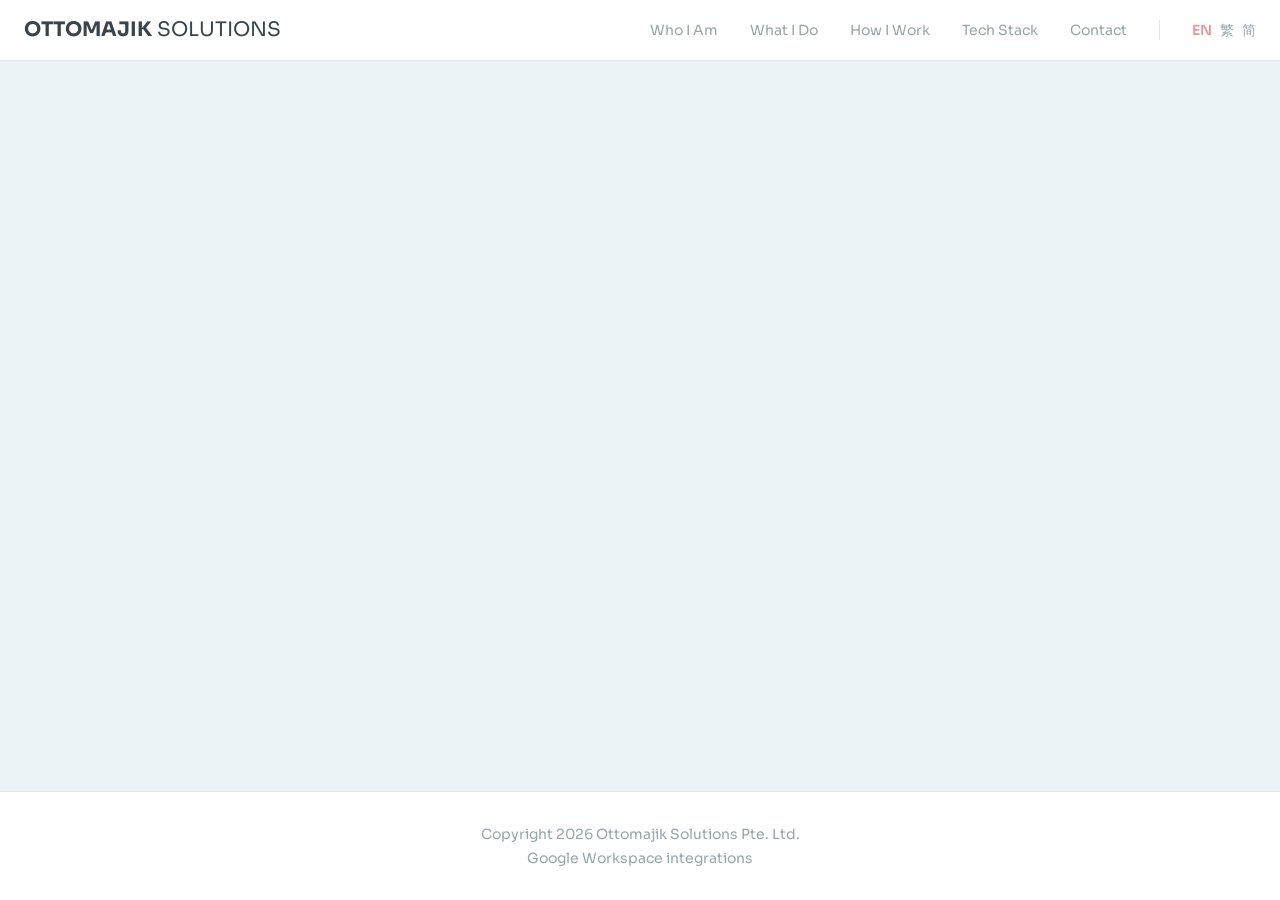
<file: index.html>
<!DOCTYPE html>
  <html lang="en">
    <head>
      <meta charset="UTF-8" />
      <meta name="viewport" content="width=device-width, initial-scale=1.0" />
      <title>ottomajik solutions</title>

      <!-- Google Fonts for font testing -->
      <link rel="preconnect" href="https://fonts.googleapis.com">
      <link rel="preconnect" href="https://fonts.gstatic.com" crossorigin>
      <link href="https://fonts.googleapis.com/css2?family=Space+Grotesk:wght@300;400;500;600;700&family=Outfit:wght@100;200;300;400;500;600;700;800;900&family=Sora:wght@100;200;300;400;500;600;700;800&family=Work+Sans:wght@100;200;300;400;500;600;700;800;900&display=swap" rel="stylesheet">
      <script type="module" crossorigin src="/assets/index-BfY-TD9X.js"></script>
      <link rel="stylesheet" crossorigin href="/assets/index-D8YJwMMG.css">
    </head>

    <body>
      <div id="root"></div>
    </body>
  </html>
</file>
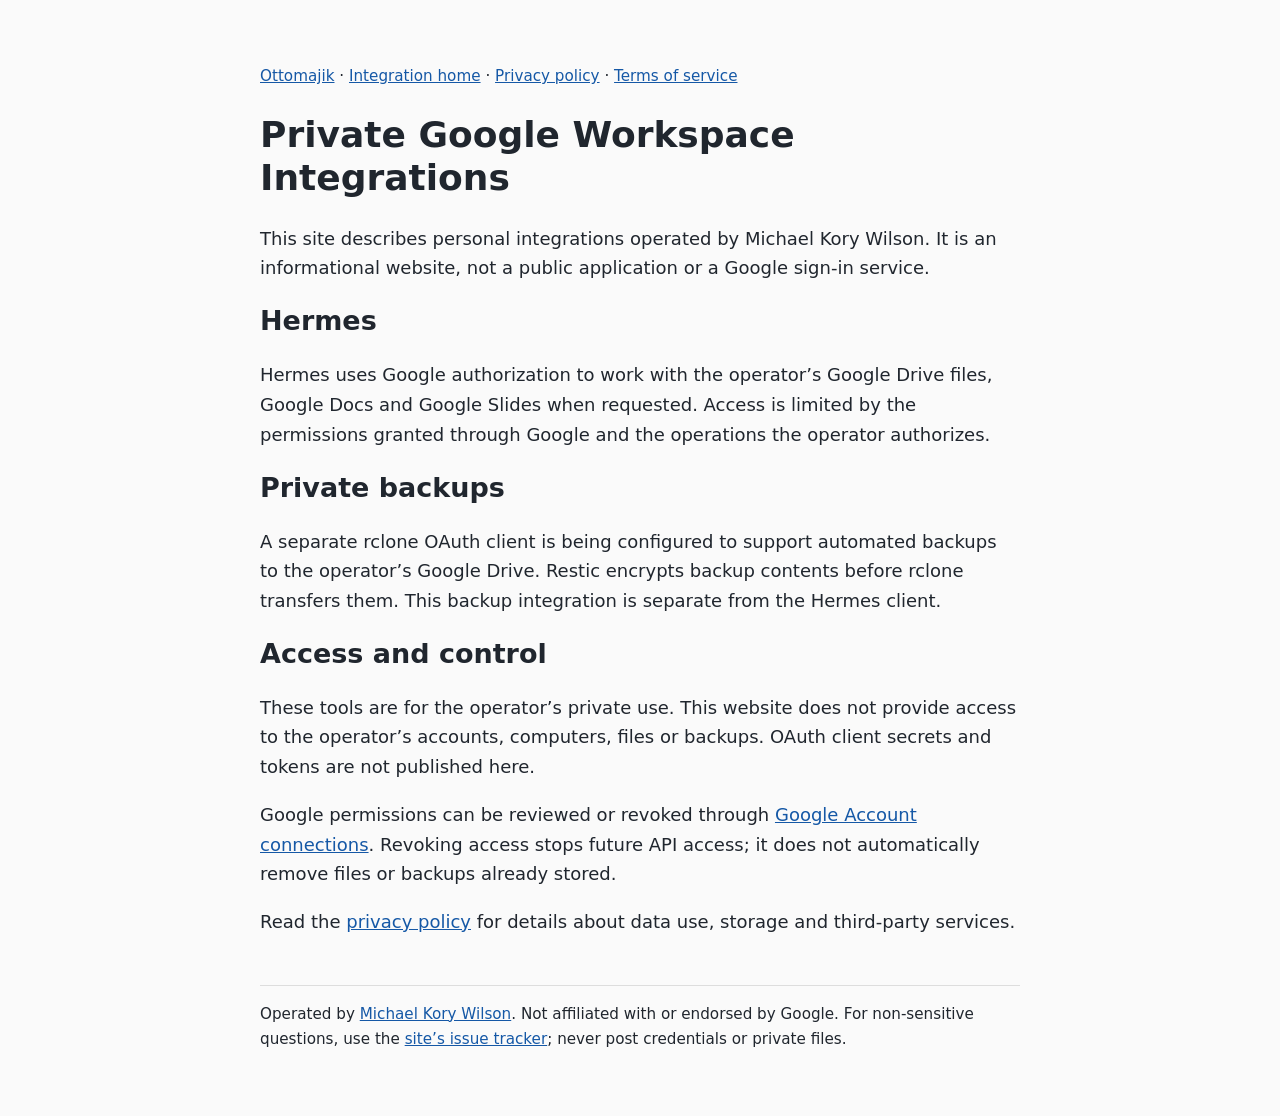
<file: google-workspace-home/index.html>
<!doctype html>
<html lang="en">
<head>
<meta charset="utf-8">
<meta name="viewport" content="width=device-width, initial-scale=1">
<title>Private Google Workspace Integrations</title>
<style>body{font:18px/1.65 system-ui,sans-serif;max-width:760px;margin:4rem auto;padding:0 1.4rem;color:#20262e;background:#fafafa}h1,h2{line-height:1.2}a{color:#1558a6}nav,footer{font-size:.95rem}footer{margin-top:3rem;border-top:1px solid #ddd;padding-top:1rem}</style>
</head>
<body>
<nav><a href="/">Ottomajik</a> · <a href="./">Integration home</a> · <a href="privacy.html">Privacy policy</a> · <a href="tos.html">Terms of service</a></nav>
<main>
<h1>Private Google Workspace Integrations</h1>
<p>This site describes personal integrations operated by Michael Kory Wilson. It is an informational website, not a public application or a Google sign-in service.</p>
<h2>Hermes</h2>
<p>Hermes uses Google authorization to work with the operator’s Google Drive files, Google Docs and Google Slides when requested. Access is limited by the permissions granted through Google and the operations the operator authorizes.</p>
<h2>Private backups</h2>
<p>A separate rclone OAuth client is being configured to support automated backups to the operator’s Google Drive. Restic encrypts backup contents before rclone transfers them. This backup integration is separate from the Hermes client.</p>
<h2>Access and control</h2>
<p>These tools are for the operator’s private use. This website does not provide access to the operator’s accounts, computers, files or backups. OAuth client secrets and tokens are not published here.</p>
<p>Google permissions can be reviewed or revoked through <a href="https://myaccount.google.com/connections">Google Account connections</a>. Revoking access stops future API access; it does not automatically remove files or backups already stored.</p>
<p>Read the <a href="privacy.html">privacy policy</a> for details about data use, storage and third-party services.</p>
</main>
<footer>Operated by <a href="https://github.com/michaelkory">Michael Kory Wilson</a>. Not affiliated with or endorsed by Google. For non-sensitive questions, use the <a href="https://github.com/michaelkory/ottomajik-ai-public/issues">site’s issue tracker</a>; never post credentials or private files.</footer>
</body>
</html>
</file>
<file: assets/index-D8YJwMMG.css>
@import"https://fonts.googleapis.com/css2?family=Sora:wght@400;600&family=JetBrains+Mono:wght@400;600&display=swap";/*! tailwindcss v4.1.12 | MIT License | https://tailwindcss.com */@layer properties{@supports (((-webkit-hyphens:none)) and (not (margin-trim:inline))) or ((-moz-orient:inline) and (not (color:rgb(from red r g b)))){*,:before,:after,::backdrop{--tw-translate-x:0;--tw-translate-y:0;--tw-translate-z:0;--tw-rotate-x:initial;--tw-rotate-y:initial;--tw-rotate-z:initial;--tw-skew-x:initial;--tw-skew-y:initial;--tw-space-y-reverse:0;--tw-space-x-reverse:0;--tw-border-style:solid;--tw-leading:initial;--tw-font-weight:initial;--tw-tracking:initial;--tw-ordinal:initial;--tw-slashed-zero:initial;--tw-numeric-figure:initial;--tw-numeric-spacing:initial;--tw-numeric-fraction:initial;--tw-shadow:0 0 #0000;--tw-shadow-color:initial;--tw-shadow-alpha:100%;--tw-inset-shadow:0 0 #0000;--tw-inset-shadow-color:initial;--tw-inset-shadow-alpha:100%;--tw-ring-color:initial;--tw-ring-shadow:0 0 #0000;--tw-inset-ring-color:initial;--tw-inset-ring-shadow:0 0 #0000;--tw-ring-inset:initial;--tw-ring-offset-width:0px;--tw-ring-offset-color:#fff;--tw-ring-offset-shadow:0 0 #0000;--tw-outline-style:solid;--tw-blur:initial;--tw-brightness:initial;--tw-contrast:initial;--tw-grayscale:initial;--tw-hue-rotate:initial;--tw-invert:initial;--tw-opacity:initial;--tw-saturate:initial;--tw-sepia:initial;--tw-drop-shadow:initial;--tw-drop-shadow-color:initial;--tw-drop-shadow-alpha:100%;--tw-drop-shadow-size:initial;--tw-duration:initial;--tw-ease:initial;--tw-content:"";--tw-animation-delay:0s;--tw-animation-direction:normal;--tw-animation-duration:initial;--tw-animation-fill-mode:none;--tw-animation-iteration-count:1;--tw-enter-blur:0;--tw-enter-opacity:1;--tw-enter-rotate:0;--tw-enter-scale:1;--tw-enter-translate-x:0;--tw-enter-translate-y:0;--tw-exit-blur:0;--tw-exit-opacity:1;--tw-exit-rotate:0;--tw-exit-scale:1;--tw-exit-translate-x:0;--tw-exit-translate-y:0}}}@layer theme{:root,:host{--font-sans:ui-sans-serif,system-ui,sans-serif,"Apple Color Emoji","Segoe UI Emoji","Segoe UI Symbol","Noto Color Emoji";--font-mono:ui-monospace,SFMono-Regular,Menlo,Monaco,Consolas,"Liberation Mono","Courier New",monospace;--color-red-600:oklch(57.7% .245 27.325);--color-green-100:oklch(96.2% .044 156.743);--color-green-600:oklch(62.7% .194 149.214);--color-gray-100:oklch(96.7% .003 264.542);--color-gray-700:oklch(37.3% .034 259.733);--color-gray-900:oklch(21% .034 264.665);--color-black:#000;--color-white:#fff;--spacing:.25rem;--container-sm:24rem;--container-lg:32rem;--container-2xl:42rem;--container-3xl:48rem;--container-4xl:56rem;--container-5xl:64rem;--container-6xl:72rem;--container-7xl:80rem;--text-xs:.75rem;--text-xs--line-height:calc(1/.75);--text-sm:.875rem;--text-sm--line-height:calc(1.25/.875);--text-base:1rem;--text-base--line-height: 1.5 ;--text-lg:1.125rem;--text-lg--line-height:calc(1.75/1.125);--text-xl:1.25rem;--text-xl--line-height:calc(1.75/1.25);--text-2xl:1.5rem;--text-2xl--line-height:calc(2/1.5);--text-3xl:1.875rem;--text-3xl--line-height: 1.2 ;--text-4xl:2.25rem;--text-4xl--line-height:calc(2.5/2.25);--text-5xl:3rem;--text-5xl--line-height:1;--font-weight-normal:400;--font-weight-medium:500;--font-weight-semibold:600;--font-weight-bold:700;--tracking-tight:-.025em;--tracking-wide:.025em;--tracking-widest:.1em;--leading-tight:1.25;--leading-relaxed:1.625;--radius-xs:.125rem;--ease-in-out:cubic-bezier(.4,0,.2,1);--animate-pulse:pulse 2s cubic-bezier(.4,0,.6,1)infinite;--aspect-video:16/9;--default-transition-duration:.15s;--default-transition-timing-function:cubic-bezier(.4,0,.2,1);--default-font-family:var(--font-sans);--default-mono-font-family:var(--font-mono);--color-border:var(--border)}}@layer base{*,:after,:before,::backdrop{box-sizing:border-box;border:0 solid;margin:0;padding:0}::file-selector-button{box-sizing:border-box;border:0 solid;margin:0;padding:0}html,:host{-webkit-text-size-adjust:100%;-moz-tab-size:4;tab-size:4;line-height:1.5;font-family:var(--default-font-family,ui-sans-serif,system-ui,sans-serif,"Apple Color Emoji","Segoe UI Emoji","Segoe UI Symbol","Noto Color Emoji");font-feature-settings:var(--default-font-feature-settings,normal);font-variation-settings:var(--default-font-variation-settings,normal);-webkit-tap-highlight-color:transparent}hr{height:0;color:inherit;border-top-width:1px}abbr:where([title]){-webkit-text-decoration:underline dotted;text-decoration:underline dotted}h1,h2,h3,h4,h5,h6{font-size:inherit;font-weight:inherit}a{color:inherit;-webkit-text-decoration:inherit;text-decoration:inherit}b,strong{font-weight:bolder}code,kbd,samp,pre{font-family:var(--default-mono-font-family,ui-monospace,SFMono-Regular,Menlo,Monaco,Consolas,"Liberation Mono","Courier New",monospace);font-feature-settings:var(--default-mono-font-feature-settings,normal);font-variation-settings:var(--default-mono-font-variation-settings,normal);font-size:1em}small{font-size:80%}sub,sup{vertical-align:baseline;font-size:75%;line-height:0;position:relative}sub{bottom:-.25em}sup{top:-.5em}table{text-indent:0;border-color:inherit;border-collapse:collapse}:-moz-focusring{outline:auto}progress{vertical-align:baseline}summary{display:list-item}ol,ul,menu{list-style:none}img,svg,video,canvas,audio,iframe,embed,object{vertical-align:middle;display:block}img,video{max-width:100%;height:auto}button,input,select,optgroup,textarea{font:inherit;font-feature-settings:inherit;font-variation-settings:inherit;letter-spacing:inherit;color:inherit;opacity:1;background-color:#0000;border-radius:0}::file-selector-button{font:inherit;font-feature-settings:inherit;font-variation-settings:inherit;letter-spacing:inherit;color:inherit;opacity:1;background-color:#0000;border-radius:0}:where(select:is([multiple],[size])) optgroup{font-weight:bolder}:where(select:is([multiple],[size])) optgroup option{padding-inline-start:20px}::file-selector-button{margin-inline-end:4px}::placeholder{opacity:1}@supports (not ((-webkit-appearance:-apple-pay-button))) or (contain-intrinsic-size:1px){::placeholder{color:currentColor}@supports (color:color-mix(in lab,red,red)){::placeholder{color:color-mix(in oklab,currentcolor 50%,transparent)}}}textarea{resize:vertical}::-webkit-search-decoration{-webkit-appearance:none}::-webkit-date-and-time-value{min-height:1lh;text-align:inherit}::-webkit-datetime-edit{display:inline-flex}::-webkit-datetime-edit-fields-wrapper{padding:0}::-webkit-datetime-edit{padding-block:0}::-webkit-datetime-edit-year-field{padding-block:0}::-webkit-datetime-edit-month-field{padding-block:0}::-webkit-datetime-edit-day-field{padding-block:0}::-webkit-datetime-edit-hour-field{padding-block:0}::-webkit-datetime-edit-minute-field{padding-block:0}::-webkit-datetime-edit-second-field{padding-block:0}::-webkit-datetime-edit-millisecond-field{padding-block:0}::-webkit-datetime-edit-meridiem-field{padding-block:0}::-webkit-calendar-picker-indicator{line-height:1}:-moz-ui-invalid{box-shadow:none}button,input:where([type=button],[type=reset],[type=submit]){-webkit-appearance:button;-moz-appearance:button;appearance:button}::file-selector-button{-webkit-appearance:button;-moz-appearance:button;appearance:button}::-webkit-inner-spin-button{height:auto}::-webkit-outer-spin-button{height:auto}[hidden]:where(:not([hidden=until-found])){display:none!important}*{border-color:var(--border)}body{background-color:var(--background);color:var(--foreground)}html{font-size:var(--font-size)}h1{font-family:Sora,sans-serif;font-weight:var(--font-weight-semibold);color:var(--color-primary-900);letter-spacing:-.02em;font-size:clamp(2rem,4vw,3.5rem);line-height:1.2}h2{font-family:Sora,sans-serif;font-weight:var(--font-weight-semibold);color:var(--color-primary-900);letter-spacing:-.02em;font-size:clamp(1.5rem,3vw,2.5rem);line-height:1.3}h3{font-family:Sora,sans-serif;font-weight:var(--font-weight-semibold);color:var(--color-primary-700);letter-spacing:-.015em;font-size:clamp(1.25rem,2.5vw,2rem);line-height:1.4}h4{font-family:Sora,sans-serif;font-weight:var(--font-weight-semibold);color:var(--color-primary-700);letter-spacing:-.01em;font-size:clamp(1rem,2vw,1.5rem);line-height:1.5}p,body{font-family:Sora,sans-serif;font-weight:var(--font-weight-normal)}code,.metric{color:var(--color-data-600);background:var(--color-data-100);border-radius:.25rem;padding:.125rem .25rem;font-family:JetBrains Mono,monospace}label,button{font-size:var(--text-base);font-weight:var(--font-weight-medium);line-height:1.5}input{font-size:var(--text-base);font-weight:var(--font-weight-normal);line-height:1.5}}@layer components;@layer utilities{.\@container\/card-header{container:card-header/inline-size}.pointer-events-none{pointer-events:none}.invisible{visibility:hidden}.sr-only{clip:rect(0,0,0,0);white-space:nowrap;border-width:0;width:1px;height:1px;margin:-1px;padding:0;position:absolute;overflow:hidden}.absolute{position:absolute}.fixed{position:fixed}.relative{position:relative}.sticky{position:sticky}.inset-0{inset:calc(var(--spacing)*0)}.inset-x-0{inset-inline:calc(var(--spacing)*0)}.inset-y-0{inset-block:calc(var(--spacing)*0)}.-top-12{top:calc(var(--spacing)*-12)}.top-0{top:calc(var(--spacing)*0)}.top-1\.5{top:calc(var(--spacing)*1.5)}.top-1\/2{top:50%}.top-3\.5{top:calc(var(--spacing)*3.5)}.top-4{top:calc(var(--spacing)*4)}.top-\[1px\]{top:1px}.top-\[50\%\]{top:50%}.top-\[60\%\]{top:60%}.top-full{top:100%}.-right-12{right:calc(var(--spacing)*-12)}.right-0{right:calc(var(--spacing)*0)}.right-1{right:calc(var(--spacing)*1)}.right-2{right:calc(var(--spacing)*2)}.right-3{right:calc(var(--spacing)*3)}.right-4{right:calc(var(--spacing)*4)}.-bottom-12{bottom:calc(var(--spacing)*-12)}.bottom-0{bottom:calc(var(--spacing)*0)}.-left-12{left:calc(var(--spacing)*-12)}.left-0{left:calc(var(--spacing)*0)}.left-1{left:calc(var(--spacing)*1)}.left-1\/2{left:50%}.left-2{left:calc(var(--spacing)*2)}.left-\[50\%\]{left:50%}.isolate{isolation:isolate}.z-10{z-index:10}.z-20{z-index:20}.z-50{z-index:50}.z-\[1\]{z-index:1}.col-start-2{grid-column-start:2}.row-span-2{grid-row:span 2/span 2}.row-start-1{grid-row-start:1}.container{width:100%}@media(min-width:40rem){.container{max-width:40rem}}@media(min-width:48rem){.container{max-width:48rem}}@media(min-width:64rem){.container{max-width:64rem}}@media(min-width:80rem){.container{max-width:80rem}}@media(min-width:96rem){.container{max-width:96rem}}.-mx-1{margin-inline:calc(var(--spacing)*-1)}.mx-2{margin-inline:calc(var(--spacing)*2)}.mx-3\.5{margin-inline:calc(var(--spacing)*3.5)}.mx-auto{margin-inline:auto}.my-0\.5{margin-block:calc(var(--spacing)*.5)}.my-1{margin-block:calc(var(--spacing)*1)}.my-8{margin-block:calc(var(--spacing)*8)}.-mt-4{margin-top:calc(var(--spacing)*-4)}.mt-1{margin-top:calc(var(--spacing)*1)}.mt-1\.5{margin-top:calc(var(--spacing)*1.5)}.mt-2{margin-top:calc(var(--spacing)*2)}.mt-4{margin-top:calc(var(--spacing)*4)}.mt-6{margin-top:calc(var(--spacing)*6)}.mt-8{margin-top:calc(var(--spacing)*8)}.mt-12{margin-top:calc(var(--spacing)*12)}.mt-16{margin-top:calc(var(--spacing)*16)}.mt-20{margin-top:calc(var(--spacing)*20)}.mt-auto{margin-top:auto}.mr-3{margin-right:calc(var(--spacing)*3)}.mb-2{margin-bottom:calc(var(--spacing)*2)}.mb-3{margin-bottom:calc(var(--spacing)*3)}.mb-4{margin-bottom:calc(var(--spacing)*4)}.mb-6{margin-bottom:calc(var(--spacing)*6)}.mb-8{margin-bottom:calc(var(--spacing)*8)}.mb-12{margin-bottom:calc(var(--spacing)*12)}.mb-16{margin-bottom:calc(var(--spacing)*16)}.-ml-4{margin-left:calc(var(--spacing)*-4)}.ml-1{margin-left:calc(var(--spacing)*1)}.ml-auto{margin-left:auto}.line-clamp-1{-webkit-line-clamp:1;-webkit-box-orient:vertical;display:-webkit-box;overflow:hidden}.block{display:block}.flex{display:flex}.grid{display:grid}.hidden{display:none}.inline-block{display:inline-block}.inline-flex{display:inline-flex}.table{display:table}.table-caption{display:table-caption}.table-cell{display:table-cell}.table-row{display:table-row}.field-sizing-content{field-sizing:content}.aspect-square{aspect-ratio:1}.aspect-video{aspect-ratio:var(--aspect-video)}.size-2{width:calc(var(--spacing)*2);height:calc(var(--spacing)*2)}.size-2\.5{width:calc(var(--spacing)*2.5);height:calc(var(--spacing)*2.5)}.size-3{width:calc(var(--spacing)*3);height:calc(var(--spacing)*3)}.size-3\.5{width:calc(var(--spacing)*3.5);height:calc(var(--spacing)*3.5)}.size-4{width:calc(var(--spacing)*4);height:calc(var(--spacing)*4)}.size-7{width:calc(var(--spacing)*7);height:calc(var(--spacing)*7)}.size-8{width:calc(var(--spacing)*8);height:calc(var(--spacing)*8)}.size-9{width:calc(var(--spacing)*9);height:calc(var(--spacing)*9)}.size-10{width:calc(var(--spacing)*10);height:calc(var(--spacing)*10)}.size-full{width:100%;height:100%}.h-1\.5{height:calc(var(--spacing)*1.5)}.h-2{height:calc(var(--spacing)*2)}.h-2\.5{height:calc(var(--spacing)*2.5)}.h-4{height:calc(var(--spacing)*4)}.h-5{height:calc(var(--spacing)*5)}.h-7{height:calc(var(--spacing)*7)}.h-8{height:calc(var(--spacing)*8)}.h-9{height:calc(var(--spacing)*9)}.h-10{height:calc(var(--spacing)*10)}.h-12{height:calc(var(--spacing)*12)}.h-16{height:calc(var(--spacing)*16)}.h-\[1\.15rem\]{height:1.15rem}.h-\[calc\(100\%-1px\)\]{height:calc(100% - 1px)}.h-\[var\(--radix-navigation-menu-viewport-height\)\]{height:var(--radix-navigation-menu-viewport-height)}.h-\[var\(--radix-select-trigger-height\)\]{height:var(--radix-select-trigger-height)}.h-auto{height:auto}.h-full{height:100%}.h-px{height:1px}.h-svh{height:100svh}.max-h-\(--radix-context-menu-content-available-height\){max-height:var(--radix-context-menu-content-available-height)}.max-h-\(--radix-dropdown-menu-content-available-height\){max-height:var(--radix-dropdown-menu-content-available-height)}.max-h-\(--radix-select-content-available-height\){max-height:var(--radix-select-content-available-height)}.max-h-\[300px\]{max-height:300px}.min-h-0{min-height:calc(var(--spacing)*0)}.min-h-4{min-height:calc(var(--spacing)*4)}.min-h-16{min-height:calc(var(--spacing)*16)}.min-h-screen{min-height:100vh}.min-h-svh{min-height:100svh}.w-\(--sidebar-width\){width:var(--sidebar-width)}.w-0{width:calc(var(--spacing)*0)}.w-1{width:calc(var(--spacing)*1)}.w-1\/3{width:33.3333%}.w-2{width:calc(var(--spacing)*2)}.w-2\.5{width:calc(var(--spacing)*2.5)}.w-3{width:calc(var(--spacing)*3)}.w-3\/4{width:75%}.w-4{width:calc(var(--spacing)*4)}.w-5{width:calc(var(--spacing)*5)}.w-8{width:calc(var(--spacing)*8)}.w-9{width:calc(var(--spacing)*9)}.w-16{width:calc(var(--spacing)*16)}.w-64{width:calc(var(--spacing)*64)}.w-72{width:calc(var(--spacing)*72)}.w-\[100px\]{width:100px}.w-auto{width:auto}.w-fit{width:fit-content}.w-full{width:100%}.w-max{width:max-content}.w-px{width:1px}.max-w-\(--skeleton-width\){max-width:var(--skeleton-width)}.max-w-2xl{max-width:var(--container-2xl)}.max-w-3xl{max-width:var(--container-3xl)}.max-w-4xl{max-width:var(--container-4xl)}.max-w-5xl{max-width:var(--container-5xl)}.max-w-6xl{max-width:var(--container-6xl)}.max-w-7xl{max-width:var(--container-7xl)}.max-w-\[calc\(100\%-2rem\)\]{max-width:calc(100% - 2rem)}.max-w-max{max-width:max-content}.max-w-none{max-width:none}.min-w-0{min-width:calc(var(--spacing)*0)}.min-w-5{min-width:calc(var(--spacing)*5)}.min-w-8{min-width:calc(var(--spacing)*8)}.min-w-9{min-width:calc(var(--spacing)*9)}.min-w-10{min-width:calc(var(--spacing)*10)}.min-w-\[8rem\]{min-width:8rem}.min-w-\[12rem\]{min-width:12rem}.min-w-\[var\(--radix-select-trigger-width\)\]{min-width:var(--radix-select-trigger-width)}.flex-1{flex:1}.shrink-0{flex-shrink:0}.grow{flex-grow:1}.grow-0{flex-grow:0}.basis-full{flex-basis:100%}.caption-bottom{caption-side:bottom}.border-collapse{border-collapse:collapse}.origin-\(--radix-context-menu-content-transform-origin\){transform-origin:var(--radix-context-menu-content-transform-origin)}.origin-\(--radix-dropdown-menu-content-transform-origin\){transform-origin:var(--radix-dropdown-menu-content-transform-origin)}.origin-\(--radix-hover-card-content-transform-origin\){transform-origin:var(--radix-hover-card-content-transform-origin)}.origin-\(--radix-menubar-content-transform-origin\){transform-origin:var(--radix-menubar-content-transform-origin)}.origin-\(--radix-popover-content-transform-origin\){transform-origin:var(--radix-popover-content-transform-origin)}.origin-\(--radix-select-content-transform-origin\){transform-origin:var(--radix-select-content-transform-origin)}.origin-\(--radix-tooltip-content-transform-origin\){transform-origin:var(--radix-tooltip-content-transform-origin)}.-translate-x-1\/2{--tw-translate-x: -50% ;translate:var(--tw-translate-x)var(--tw-translate-y)}.-translate-x-px{--tw-translate-x:-1px;translate:var(--tw-translate-x)var(--tw-translate-y)}.translate-x-\[-50\%\]{--tw-translate-x:-50%;translate:var(--tw-translate-x)var(--tw-translate-y)}.translate-x-px{--tw-translate-x:1px;translate:var(--tw-translate-x)var(--tw-translate-y)}.-translate-y-1\/2{--tw-translate-y: -50% ;translate:var(--tw-translate-x)var(--tw-translate-y)}.translate-y-0\.5{--tw-translate-y:calc(var(--spacing)*.5);translate:var(--tw-translate-x)var(--tw-translate-y)}.translate-y-\[-50\%\]{--tw-translate-y:-50%;translate:var(--tw-translate-x)var(--tw-translate-y)}.translate-y-\[calc\(-50\%_-_2px\)\]{--tw-translate-y: calc(-50% - 2px) ;translate:var(--tw-translate-x)var(--tw-translate-y)}.rotate-45{rotate:45deg}.rotate-90{rotate:90deg}.transform{transform:var(--tw-rotate-x,)var(--tw-rotate-y,)var(--tw-rotate-z,)var(--tw-skew-x,)var(--tw-skew-y,)}.animate-caret-blink{animation:1.25s ease-out infinite caret-blink}.animate-in{animation:enter var(--tw-animation-duration,var(--tw-duration,.15s))var(--tw-ease,ease)var(--tw-animation-delay,0s)var(--tw-animation-iteration-count,1)var(--tw-animation-direction,normal)var(--tw-animation-fill-mode,none)}.animate-pulse{animation:var(--animate-pulse)}.cursor-default{cursor:default}.touch-none{touch-action:none}.resize-none{resize:none}.scroll-my-1{scroll-margin-block:calc(var(--spacing)*1)}.scroll-py-1{scroll-padding-block:calc(var(--spacing)*1)}.list-inside{list-style-position:inside}.list-decimal{list-style-type:decimal}.list-disc{list-style-type:disc}.list-none{list-style-type:none}.auto-rows-min{grid-auto-rows:min-content}.grid-cols-1{grid-template-columns:repeat(1,minmax(0,1fr))}.grid-cols-\[0_1fr\]{grid-template-columns:0 1fr}.grid-rows-\[auto_auto\]{grid-template-rows:auto auto}.flex-col{flex-direction:column}.flex-col-reverse{flex-direction:column-reverse}.flex-row{flex-direction:row}.flex-wrap{flex-wrap:wrap}.items-center{align-items:center}.items-end{align-items:flex-end}.items-start{align-items:flex-start}.items-stretch{align-items:stretch}.justify-between{justify-content:space-between}.justify-center{justify-content:center}.justify-items-start{justify-items:start}.gap-1{gap:calc(var(--spacing)*1)}.gap-1\.5{gap:calc(var(--spacing)*1.5)}.gap-2{gap:calc(var(--spacing)*2)}.gap-3{gap:calc(var(--spacing)*3)}.gap-4{gap:calc(var(--spacing)*4)}.gap-6{gap:calc(var(--spacing)*6)}.gap-8{gap:calc(var(--spacing)*8)}:where(.space-y-1>:not(:last-child)){--tw-space-y-reverse:0;margin-block-start:calc(calc(var(--spacing)*1)*var(--tw-space-y-reverse));margin-block-end:calc(calc(var(--spacing)*1)*calc(1 - var(--tw-space-y-reverse)))}:where(.space-y-2>:not(:last-child)){--tw-space-y-reverse:0;margin-block-start:calc(calc(var(--spacing)*2)*var(--tw-space-y-reverse));margin-block-end:calc(calc(var(--spacing)*2)*calc(1 - var(--tw-space-y-reverse)))}:where(.space-y-3>:not(:last-child)){--tw-space-y-reverse:0;margin-block-start:calc(calc(var(--spacing)*3)*var(--tw-space-y-reverse));margin-block-end:calc(calc(var(--spacing)*3)*calc(1 - var(--tw-space-y-reverse)))}:where(.space-y-4>:not(:last-child)){--tw-space-y-reverse:0;margin-block-start:calc(calc(var(--spacing)*4)*var(--tw-space-y-reverse));margin-block-end:calc(calc(var(--spacing)*4)*calc(1 - var(--tw-space-y-reverse)))}:where(.space-y-6>:not(:last-child)){--tw-space-y-reverse:0;margin-block-start:calc(calc(var(--spacing)*6)*var(--tw-space-y-reverse));margin-block-end:calc(calc(var(--spacing)*6)*calc(1 - var(--tw-space-y-reverse)))}:where(.space-y-8>:not(:last-child)){--tw-space-y-reverse:0;margin-block-start:calc(calc(var(--spacing)*8)*var(--tw-space-y-reverse));margin-block-end:calc(calc(var(--spacing)*8)*calc(1 - var(--tw-space-y-reverse)))}:where(.space-y-12>:not(:last-child)){--tw-space-y-reverse:0;margin-block-start:calc(calc(var(--spacing)*12)*var(--tw-space-y-reverse));margin-block-end:calc(calc(var(--spacing)*12)*calc(1 - var(--tw-space-y-reverse)))}:where(.space-y-16>:not(:last-child)){--tw-space-y-reverse:0;margin-block-start:calc(calc(var(--spacing)*16)*var(--tw-space-y-reverse));margin-block-end:calc(calc(var(--spacing)*16)*calc(1 - var(--tw-space-y-reverse)))}:where(.space-x-1>:not(:last-child)){--tw-space-x-reverse:0;margin-inline-start:calc(calc(var(--spacing)*1)*var(--tw-space-x-reverse));margin-inline-end:calc(calc(var(--spacing)*1)*calc(1 - var(--tw-space-x-reverse)))}.gap-y-0\.5{row-gap:calc(var(--spacing)*.5)}.self-start{align-self:flex-start}.justify-self-end{justify-self:flex-end}.overflow-auto{overflow:auto}.overflow-hidden{overflow:hidden}.overflow-x-auto{overflow-x:auto}.overflow-x-hidden{overflow-x:hidden}.overflow-y-auto{overflow-y:auto}.rounded-\[2px\]{border-radius:2px}.rounded-\[4px\]{border-radius:4px}.rounded-\[inherit\]{border-radius:inherit}.rounded-full{border-radius:3.40282e38px}.rounded-lg{border-radius:var(--radius)}.rounded-md{border-radius:calc(var(--radius) - 2px)}.rounded-none{border-radius:0}.rounded-sm{border-radius:calc(var(--radius) - 4px)}.rounded-xl{border-radius:calc(var(--radius) + 4px)}.rounded-xs{border-radius:var(--radius-xs)}.rounded-tl-sm{border-top-left-radius:calc(var(--radius) - 4px)}.border{border-style:var(--tw-border-style);border-width:1px}.border-2{border-style:var(--tw-border-style);border-width:2px}.border-\[1\.5px\]{border-style:var(--tw-border-style);border-width:1.5px}.border-y{border-block-style:var(--tw-border-style);border-block-width:1px}.border-t{border-top-style:var(--tw-border-style);border-top-width:1px}.border-r{border-right-style:var(--tw-border-style);border-right-width:1px}.border-b{border-bottom-style:var(--tw-border-style);border-bottom-width:1px}.border-b-2{border-bottom-style:var(--tw-border-style);border-bottom-width:2px}.border-l{border-left-style:var(--tw-border-style);border-left-width:1px}.border-l-4{border-left-style:var(--tw-border-style);border-left-width:4px}.border-dashed{--tw-border-style:dashed;border-style:dashed}.border-\(--color-border\){border-color:var(--color-border)}.border-border,.border-border\/50{border-color:var(--border)}@supports (color:color-mix(in lab,red,red)){.border-border\/50{border-color:color-mix(in oklab,var(--border)50%,transparent)}}.border-input{border-color:var(--input)}.border-primary{border-color:var(--primary)}.border-secondary{border-color:var(--secondary)}.border-sidebar-border{border-color:var(--sidebar-border)}.border-transparent{border-color:#0000}.border-t-transparent{border-top-color:#0000}.border-l-transparent{border-left-color:#0000}.bg-\(--color-bg\){background-color:var(--color-bg)}.bg-accent{background-color:var(--accent)}.bg-background{background-color:var(--background)}.bg-black\/50{background-color:#00000080}@supports (color:color-mix(in lab,red,red)){.bg-black\/50{background-color:color-mix(in oklab,var(--color-black)50%,transparent)}}.bg-border{background-color:var(--border)}.bg-card{background-color:var(--card)}.bg-destructive{background-color:var(--destructive)}.bg-foreground{background-color:var(--foreground)}.bg-gray-100{background-color:var(--color-gray-100)}.bg-gray-900{background-color:var(--color-gray-900)}.bg-green-100{background-color:var(--color-green-100)}.bg-input-background{background-color:var(--input-background)}.bg-muted,.bg-muted\/30{background-color:var(--muted)}@supports (color:color-mix(in lab,red,red)){.bg-muted\/30{background-color:color-mix(in oklab,var(--muted)30%,transparent)}}.bg-muted\/50{background-color:var(--muted)}@supports (color:color-mix(in lab,red,red)){.bg-muted\/50{background-color:color-mix(in oklab,var(--muted)50%,transparent)}}.bg-popover{background-color:var(--popover)}.bg-primary,.bg-primary\/10{background-color:var(--primary)}@supports (color:color-mix(in lab,red,red)){.bg-primary\/10{background-color:color-mix(in oklab,var(--primary)10%,transparent)}}.bg-primary\/20{background-color:var(--primary)}@supports (color:color-mix(in lab,red,red)){.bg-primary\/20{background-color:color-mix(in oklab,var(--primary)20%,transparent)}}.bg-secondary{background-color:var(--secondary)}.bg-sidebar{background-color:var(--sidebar)}.bg-sidebar-border{background-color:var(--sidebar-border)}.bg-transparent{background-color:#0000}.fill-current{fill:currentColor}.fill-primary{fill:var(--primary)}.p-0{padding:calc(var(--spacing)*0)}.p-1{padding:calc(var(--spacing)*1)}.p-2{padding:calc(var(--spacing)*2)}.p-3{padding:calc(var(--spacing)*3)}.p-4{padding:calc(var(--spacing)*4)}.p-6{padding:calc(var(--spacing)*6)}.p-8{padding:calc(var(--spacing)*8)}.p-\[3px\]{padding:3px}.p-px{padding:1px}.px-1{padding-inline:calc(var(--spacing)*1)}.px-1\.5{padding-inline:calc(var(--spacing)*1.5)}.px-2{padding-inline:calc(var(--spacing)*2)}.px-2\.5{padding-inline:calc(var(--spacing)*2.5)}.px-3{padding-inline:calc(var(--spacing)*3)}.px-4{padding-inline:calc(var(--spacing)*4)}.px-6{padding-inline:calc(var(--spacing)*6)}.px-8{padding-inline:calc(var(--spacing)*8)}.py-0\.5{padding-block:calc(var(--spacing)*.5)}.py-1{padding-block:calc(var(--spacing)*1)}.py-1\.5{padding-block:calc(var(--spacing)*1.5)}.py-2{padding-block:calc(var(--spacing)*2)}.py-3{padding-block:calc(var(--spacing)*3)}.py-4{padding-block:calc(var(--spacing)*4)}.py-5{padding-block:calc(var(--spacing)*5)}.py-6{padding-block:calc(var(--spacing)*6)}.py-8{padding-block:calc(var(--spacing)*8)}.py-20{padding-block:calc(var(--spacing)*20)}.py-\[80px\]{padding-block:80px}.pt-0{padding-top:calc(var(--spacing)*0)}.pt-1{padding-top:calc(var(--spacing)*1)}.pt-2{padding-top:calc(var(--spacing)*2)}.pt-3{padding-top:calc(var(--spacing)*3)}.pt-4{padding-top:calc(var(--spacing)*4)}.pt-6{padding-top:calc(var(--spacing)*6)}.pt-8{padding-top:calc(var(--spacing)*8)}.pt-12{padding-top:calc(var(--spacing)*12)}.pr-2{padding-right:calc(var(--spacing)*2)}.pr-2\.5{padding-right:calc(var(--spacing)*2.5)}.pr-8{padding-right:calc(var(--spacing)*8)}.pr-10{padding-right:calc(var(--spacing)*10)}.pb-3{padding-bottom:calc(var(--spacing)*3)}.pb-4{padding-bottom:calc(var(--spacing)*4)}.pb-6{padding-bottom:calc(var(--spacing)*6)}.pb-\[80px\]{padding-bottom:80px}.pl-2{padding-left:calc(var(--spacing)*2)}.pl-4{padding-left:calc(var(--spacing)*4)}.pl-6{padding-left:calc(var(--spacing)*6)}.pl-8{padding-left:calc(var(--spacing)*8)}.text-center{text-align:center}.text-left{text-align:left}.text-right{text-align:right}.align-middle{vertical-align:middle}.align-top{vertical-align:top}.font-mono{font-family:var(--font-mono)}.text-2xl{font-size:var(--text-2xl);line-height:var(--tw-leading,var(--text-2xl--line-height))}.text-3xl{font-size:var(--text-3xl);line-height:var(--tw-leading,var(--text-3xl--line-height))}.text-4xl{font-size:var(--text-4xl);line-height:var(--tw-leading,var(--text-4xl--line-height))}.text-5xl{font-size:var(--text-5xl);line-height:var(--tw-leading,var(--text-5xl--line-height))}.text-base{font-size:var(--text-base);line-height:var(--tw-leading,var(--text-base--line-height))}.text-lg{font-size:var(--text-lg);line-height:var(--tw-leading,var(--text-lg--line-height))}.text-sm{font-size:var(--text-sm);line-height:var(--tw-leading,var(--text-sm--line-height))}.text-xl{font-size:var(--text-xl);line-height:var(--tw-leading,var(--text-xl--line-height))}.text-xs{font-size:var(--text-xs);line-height:var(--tw-leading,var(--text-xs--line-height))}.text-\[0\.8rem\]{font-size:.8rem}.text-\[clamp\(1\.5rem\,3vw\,2rem\)\]{font-size:clamp(1.5rem,3vw,2rem)}.text-\[clamp\(2\.5rem\,5vw\,4rem\)\]{font-size:clamp(2.5rem,5vw,4rem)}.text-\[clamp\(2rem\,3vw\,3rem\)\]{font-size:clamp(2rem,3vw,3rem)}.leading-none{--tw-leading:1;line-height:1}.leading-relaxed{--tw-leading:var(--leading-relaxed);line-height:var(--leading-relaxed)}.leading-tight{--tw-leading:var(--leading-tight);line-height:var(--leading-tight)}.font-bold{--tw-font-weight:var(--font-weight-bold);font-weight:var(--font-weight-bold)}.font-medium{--tw-font-weight:var(--font-weight-medium);font-weight:var(--font-weight-medium)}.font-normal{--tw-font-weight:var(--font-weight-normal);font-weight:var(--font-weight-normal)}.font-semibold{--tw-font-weight:var(--font-weight-semibold);font-weight:var(--font-weight-semibold)}.tracking-tight{--tw-tracking:var(--tracking-tight);letter-spacing:var(--tracking-tight)}.tracking-wide{--tw-tracking:var(--tracking-wide);letter-spacing:var(--tracking-wide)}.tracking-widest{--tw-tracking:var(--tracking-widest);letter-spacing:var(--tracking-widest)}.text-balance{text-wrap:balance}.break-words{overflow-wrap:break-word}.whitespace-nowrap{white-space:nowrap}.text-\[var\(--code-text\)\]{color:var(--code-text)}.text-accent-foreground{color:var(--accent-foreground)}.text-card-foreground{color:var(--card-foreground)}.text-current{color:currentColor}.text-destructive{color:var(--destructive)}.text-foreground{color:var(--foreground)}.text-green-600{color:var(--color-green-600)}.text-muted-foreground{color:var(--muted-foreground)}.text-popover-foreground{color:var(--popover-foreground)}.text-primary{color:var(--primary)}.text-primary-foreground{color:var(--primary-foreground)}.text-red-600{color:var(--color-red-600)}.text-secondary-foreground{color:var(--secondary-foreground)}.text-sidebar-foreground,.text-sidebar-foreground\/70{color:var(--sidebar-foreground)}@supports (color:color-mix(in lab,red,red)){.text-sidebar-foreground\/70{color:color-mix(in oklab,var(--sidebar-foreground)70%,transparent)}}.text-white{color:var(--color-white)}.italic{font-style:italic}.tabular-nums{--tw-numeric-spacing:tabular-nums;font-variant-numeric:var(--tw-ordinal,)var(--tw-slashed-zero,)var(--tw-numeric-figure,)var(--tw-numeric-spacing,)var(--tw-numeric-fraction,)}.underline{text-decoration-line:underline}.underline-offset-4{text-underline-offset:4px}.opacity-50{opacity:.5}.opacity-70{opacity:.7}.shadow{--tw-shadow:0 1px 3px 0 var(--tw-shadow-color,#0000001a),0 1px 2px -1px var(--tw-shadow-color,#0000001a);box-shadow:var(--tw-inset-shadow),var(--tw-inset-ring-shadow),var(--tw-ring-offset-shadow),var(--tw-ring-shadow),var(--tw-shadow)}.shadow-\[0_0_0_1px_hsl\(var\(--sidebar-border\)\)\]{--tw-shadow:0 0 0 1px var(--tw-shadow-color,hsl(var(--sidebar-border)));box-shadow:var(--tw-inset-shadow),var(--tw-inset-ring-shadow),var(--tw-ring-offset-shadow),var(--tw-ring-shadow),var(--tw-shadow)}.shadow-lg{--tw-shadow:0 10px 15px -3px var(--tw-shadow-color,#0000001a),0 4px 6px -4px var(--tw-shadow-color,#0000001a);box-shadow:var(--tw-inset-shadow),var(--tw-inset-ring-shadow),var(--tw-ring-offset-shadow),var(--tw-ring-shadow),var(--tw-shadow)}.shadow-md{--tw-shadow:0 4px 6px -1px var(--tw-shadow-color,#0000001a),0 2px 4px -2px var(--tw-shadow-color,#0000001a);box-shadow:var(--tw-inset-shadow),var(--tw-inset-ring-shadow),var(--tw-ring-offset-shadow),var(--tw-ring-shadow),var(--tw-shadow)}.shadow-none{--tw-shadow:0 0 #0000;box-shadow:var(--tw-inset-shadow),var(--tw-inset-ring-shadow),var(--tw-ring-offset-shadow),var(--tw-ring-shadow),var(--tw-shadow)}.shadow-sm{--tw-shadow:0 1px 3px 0 var(--tw-shadow-color,#0000001a),0 1px 2px -1px var(--tw-shadow-color,#0000001a);box-shadow:var(--tw-inset-shadow),var(--tw-inset-ring-shadow),var(--tw-ring-offset-shadow),var(--tw-ring-shadow),var(--tw-shadow)}.shadow-xl{--tw-shadow:0 20px 25px -5px var(--tw-shadow-color,#0000001a),0 8px 10px -6px var(--tw-shadow-color,#0000001a);box-shadow:var(--tw-inset-shadow),var(--tw-inset-ring-shadow),var(--tw-ring-offset-shadow),var(--tw-ring-shadow),var(--tw-shadow)}.shadow-xs{--tw-shadow:0 1px 2px 0 var(--tw-shadow-color,#0000000d);box-shadow:var(--tw-inset-shadow),var(--tw-inset-ring-shadow),var(--tw-ring-offset-shadow),var(--tw-ring-shadow),var(--tw-shadow)}.ring-0{--tw-ring-shadow:var(--tw-ring-inset,)0 0 0 calc(0px + var(--tw-ring-offset-width))var(--tw-ring-color,currentcolor);box-shadow:var(--tw-inset-shadow),var(--tw-inset-ring-shadow),var(--tw-ring-offset-shadow),var(--tw-ring-shadow),var(--tw-shadow)}.ring-ring\/50{--tw-ring-color:var(--ring)}@supports (color:color-mix(in lab,red,red)){.ring-ring\/50{--tw-ring-color:color-mix(in oklab,var(--ring)50%,transparent)}}.ring-sidebar-ring{--tw-ring-color:var(--sidebar-ring)}.ring-offset-background{--tw-ring-offset-color:var(--background)}.outline-hidden{--tw-outline-style:none;outline-style:none}@media(forced-colors:active){.outline-hidden{outline-offset:2px;outline:2px solid #0000}}.outline{outline-style:var(--tw-outline-style);outline-width:1px}.filter{filter:var(--tw-blur,)var(--tw-brightness,)var(--tw-contrast,)var(--tw-grayscale,)var(--tw-hue-rotate,)var(--tw-invert,)var(--tw-saturate,)var(--tw-sepia,)var(--tw-drop-shadow,)}.transition{transition-property:color,background-color,border-color,outline-color,text-decoration-color,fill,stroke,--tw-gradient-from,--tw-gradient-via,--tw-gradient-to,opacity,box-shadow,transform,translate,scale,rotate,filter,-webkit-backdrop-filter,backdrop-filter,display,visibility,content-visibility,overlay,pointer-events;transition-timing-function:var(--tw-ease,var(--default-transition-timing-function));transition-duration:var(--tw-duration,var(--default-transition-duration))}.transition-\[color\,box-shadow\]{transition-property:color,box-shadow;transition-timing-function:var(--tw-ease,var(--default-transition-timing-function));transition-duration:var(--tw-duration,var(--default-transition-duration))}.transition-\[left\,right\,width\]{transition-property:left,right,width;transition-timing-function:var(--tw-ease,var(--default-transition-timing-function));transition-duration:var(--tw-duration,var(--default-transition-duration))}.transition-\[margin\,opacity\]{transition-property:margin,opacity;transition-timing-function:var(--tw-ease,var(--default-transition-timing-function));transition-duration:var(--tw-duration,var(--default-transition-duration))}.transition-\[width\,height\,padding\]{transition-property:width,height,padding;transition-timing-function:var(--tw-ease,var(--default-transition-timing-function));transition-duration:var(--tw-duration,var(--default-transition-duration))}.transition-\[width\]{transition-property:width;transition-timing-function:var(--tw-ease,var(--default-transition-timing-function));transition-duration:var(--tw-duration,var(--default-transition-duration))}.transition-all{transition-property:all;transition-timing-function:var(--tw-ease,var(--default-transition-timing-function));transition-duration:var(--tw-duration,var(--default-transition-duration))}.transition-colors{transition-property:color,background-color,border-color,outline-color,text-decoration-color,fill,stroke,--tw-gradient-from,--tw-gradient-via,--tw-gradient-to;transition-timing-function:var(--tw-ease,var(--default-transition-timing-function));transition-duration:var(--tw-duration,var(--default-transition-duration))}.transition-opacity{transition-property:opacity;transition-timing-function:var(--tw-ease,var(--default-transition-timing-function));transition-duration:var(--tw-duration,var(--default-transition-duration))}.transition-shadow{transition-property:box-shadow;transition-timing-function:var(--tw-ease,var(--default-transition-timing-function));transition-duration:var(--tw-duration,var(--default-transition-duration))}.transition-transform{transition-property:transform,translate,scale,rotate;transition-timing-function:var(--tw-ease,var(--default-transition-timing-function));transition-duration:var(--tw-duration,var(--default-transition-duration))}.transition-none{transition-property:none}.duration-200{--tw-duration:.2s;transition-duration:.2s}.duration-300{--tw-duration:.3s;transition-duration:.3s}.duration-1000{--tw-duration:1s;transition-duration:1s}.ease-in-out{--tw-ease:var(--ease-in-out);transition-timing-function:var(--ease-in-out)}.ease-linear{--tw-ease:linear;transition-timing-function:linear}.fade-in-0{--tw-enter-opacity:0}.outline-none{--tw-outline-style:none;outline-style:none}.select-none{-webkit-user-select:none;user-select:none}.zoom-in-95{--tw-enter-scale:.95}.group-focus-within\/menu-item\:opacity-100:is(:where(.group\/menu-item):focus-within *){opacity:1}@media(hover:hover){.group-hover\/menu-item\:opacity-100:is(:where(.group\/menu-item):hover *){opacity:1}}.group-has-data-\[sidebar\=menu-action\]\/menu-item\:pr-8:is(:where(.group\/menu-item):has([data-sidebar=menu-action]) *){padding-right:calc(var(--spacing)*8)}.group-data-\[collapsible\=icon\]\:-mt-8:is(:where(.group)[data-collapsible=icon] *){margin-top:calc(var(--spacing)*-8)}.group-data-\[collapsible\=icon\]\:hidden:is(:where(.group)[data-collapsible=icon] *){display:none}.group-data-\[collapsible\=icon\]\:size-8\!:is(:where(.group)[data-collapsible=icon] *){width:calc(var(--spacing)*8)!important;height:calc(var(--spacing)*8)!important}.group-data-\[collapsible\=icon\]\:w-\(--sidebar-width-icon\):is(:where(.group)[data-collapsible=icon] *){width:var(--sidebar-width-icon)}.group-data-\[collapsible\=icon\]\:w-\[calc\(var\(--sidebar-width-icon\)\+\(--spacing\(4\)\)\)\]:is(:where(.group)[data-collapsible=icon] *){width:calc(var(--sidebar-width-icon) + (calc(var(--spacing)*4)))}.group-data-\[collapsible\=icon\]\:w-\[calc\(var\(--sidebar-width-icon\)\+\(--spacing\(4\)\)\+2px\)\]:is(:where(.group)[data-collapsible=icon] *){width:calc(var(--sidebar-width-icon) + (calc(var(--spacing)*4)) + 2px)}.group-data-\[collapsible\=icon\]\:overflow-hidden:is(:where(.group)[data-collapsible=icon] *){overflow:hidden}.group-data-\[collapsible\=icon\]\:p-0\!:is(:where(.group)[data-collapsible=icon] *){padding:calc(var(--spacing)*0)!important}.group-data-\[collapsible\=icon\]\:p-2\!:is(:where(.group)[data-collapsible=icon] *){padding:calc(var(--spacing)*2)!important}.group-data-\[collapsible\=icon\]\:opacity-0:is(:where(.group)[data-collapsible=icon] *){opacity:0}.group-data-\[collapsible\=offcanvas\]\:right-\[calc\(var\(--sidebar-width\)\*-1\)\]:is(:where(.group)[data-collapsible=offcanvas] *){right:calc(var(--sidebar-width)*-1)}.group-data-\[collapsible\=offcanvas\]\:left-\[calc\(var\(--sidebar-width\)\*-1\)\]:is(:where(.group)[data-collapsible=offcanvas] *){left:calc(var(--sidebar-width)*-1)}.group-data-\[collapsible\=offcanvas\]\:w-0:is(:where(.group)[data-collapsible=offcanvas] *){width:calc(var(--spacing)*0)}.group-data-\[collapsible\=offcanvas\]\:translate-x-0:is(:where(.group)[data-collapsible=offcanvas] *){--tw-translate-x:calc(var(--spacing)*0);translate:var(--tw-translate-x)var(--tw-translate-y)}.group-data-\[disabled\=true\]\:pointer-events-none:is(:where(.group)[data-disabled=true] *){pointer-events:none}.group-data-\[disabled\=true\]\:opacity-50:is(:where(.group)[data-disabled=true] *){opacity:.5}.group-data-\[side\=left\]\:-right-4:is(:where(.group)[data-side=left] *){right:calc(var(--spacing)*-4)}.group-data-\[side\=left\]\:border-r:is(:where(.group)[data-side=left] *){border-right-style:var(--tw-border-style);border-right-width:1px}.group-data-\[side\=right\]\:left-0:is(:where(.group)[data-side=right] *){left:calc(var(--spacing)*0)}.group-data-\[side\=right\]\:rotate-180:is(:where(.group)[data-side=right] *){rotate:180deg}.group-data-\[side\=right\]\:border-l:is(:where(.group)[data-side=right] *){border-left-style:var(--tw-border-style);border-left-width:1px}.group-data-\[state\=open\]\:rotate-180:is(:where(.group)[data-state=open] *){rotate:180deg}.group-data-\[variant\=floating\]\:rounded-lg:is(:where(.group)[data-variant=floating] *){border-radius:var(--radius)}.group-data-\[variant\=floating\]\:border:is(:where(.group)[data-variant=floating] *){border-style:var(--tw-border-style);border-width:1px}.group-data-\[variant\=floating\]\:border-sidebar-border:is(:where(.group)[data-variant=floating] *){border-color:var(--sidebar-border)}.group-data-\[variant\=floating\]\:shadow-sm:is(:where(.group)[data-variant=floating] *){--tw-shadow:0 1px 3px 0 var(--tw-shadow-color,#0000001a),0 1px 2px -1px var(--tw-shadow-color,#0000001a);box-shadow:var(--tw-inset-shadow),var(--tw-inset-ring-shadow),var(--tw-ring-offset-shadow),var(--tw-ring-shadow),var(--tw-shadow)}.group-data-\[vaul-drawer-direction\=bottom\]\/drawer-content\:block:is(:where(.group\/drawer-content)[data-vaul-drawer-direction=bottom] *){display:block}.group-data-\[viewport\=false\]\/navigation-menu\:top-full:is(:where(.group\/navigation-menu)[data-viewport=false] *){top:100%}.group-data-\[viewport\=false\]\/navigation-menu\:mt-1\.5:is(:where(.group\/navigation-menu)[data-viewport=false] *){margin-top:calc(var(--spacing)*1.5)}.group-data-\[viewport\=false\]\/navigation-menu\:overflow-hidden:is(:where(.group\/navigation-menu)[data-viewport=false] *){overflow:hidden}.group-data-\[viewport\=false\]\/navigation-menu\:rounded-md:is(:where(.group\/navigation-menu)[data-viewport=false] *){border-radius:calc(var(--radius) - 2px)}.group-data-\[viewport\=false\]\/navigation-menu\:border:is(:where(.group\/navigation-menu)[data-viewport=false] *){border-style:var(--tw-border-style);border-width:1px}.group-data-\[viewport\=false\]\/navigation-menu\:bg-popover:is(:where(.group\/navigation-menu)[data-viewport=false] *){background-color:var(--popover)}.group-data-\[viewport\=false\]\/navigation-menu\:text-popover-foreground:is(:where(.group\/navigation-menu)[data-viewport=false] *){color:var(--popover-foreground)}.group-data-\[viewport\=false\]\/navigation-menu\:shadow:is(:where(.group\/navigation-menu)[data-viewport=false] *){--tw-shadow:0 1px 3px 0 var(--tw-shadow-color,#0000001a),0 1px 2px -1px var(--tw-shadow-color,#0000001a);box-shadow:var(--tw-inset-shadow),var(--tw-inset-ring-shadow),var(--tw-ring-offset-shadow),var(--tw-ring-shadow),var(--tw-shadow)}.group-data-\[viewport\=false\]\/navigation-menu\:duration-200:is(:where(.group\/navigation-menu)[data-viewport=false] *){--tw-duration:.2s;transition-duration:.2s}@media(hover:hover){.peer-hover\/menu-button\:text-sidebar-accent-foreground:is(:where(.peer\/menu-button):hover~*){color:var(--sidebar-accent-foreground)}}.peer-disabled\:cursor-not-allowed:is(:where(.peer):disabled~*){cursor:not-allowed}.peer-disabled\:opacity-50:is(:where(.peer):disabled~*){opacity:.5}.peer-data-\[active\=true\]\/menu-button\:text-sidebar-accent-foreground:is(:where(.peer\/menu-button)[data-active=true]~*){color:var(--sidebar-accent-foreground)}.peer-data-\[size\=default\]\/menu-button\:top-1\.5:is(:where(.peer\/menu-button)[data-size=default]~*){top:calc(var(--spacing)*1.5)}.peer-data-\[size\=lg\]\/menu-button\:top-2\.5:is(:where(.peer\/menu-button)[data-size=lg]~*){top:calc(var(--spacing)*2.5)}.peer-data-\[size\=sm\]\/menu-button\:top-1:is(:where(.peer\/menu-button)[data-size=sm]~*){top:calc(var(--spacing)*1)}.selection\:bg-primary ::selection{background-color:var(--primary)}.selection\:bg-primary::selection{background-color:var(--primary)}.selection\:text-primary-foreground ::selection{color:var(--primary-foreground)}.selection\:text-primary-foreground::selection{color:var(--primary-foreground)}.file\:inline-flex::file-selector-button{display:inline-flex}.file\:h-7::file-selector-button{height:calc(var(--spacing)*7)}.file\:border-0::file-selector-button{border-style:var(--tw-border-style);border-width:0}.file\:bg-transparent::file-selector-button{background-color:#0000}.file\:text-sm::file-selector-button{font-size:var(--text-sm);line-height:var(--tw-leading,var(--text-sm--line-height))}.file\:font-medium::file-selector-button{--tw-font-weight:var(--font-weight-medium);font-weight:var(--font-weight-medium)}.file\:text-foreground::file-selector-button{color:var(--foreground)}.placeholder\:text-muted-foreground::placeholder{color:var(--muted-foreground)}.after\:absolute:after{content:var(--tw-content);position:absolute}.after\:-inset-2:after{content:var(--tw-content);inset:calc(var(--spacing)*-2)}.after\:inset-y-0:after{content:var(--tw-content);inset-block:calc(var(--spacing)*0)}.after\:left-1\/2:after{content:var(--tw-content);left:50%}.after\:w-1:after{content:var(--tw-content);width:calc(var(--spacing)*1)}.after\:w-\[2px\]:after{content:var(--tw-content);width:2px}.after\:-translate-x-1\/2:after{content:var(--tw-content);--tw-translate-x: -50% ;translate:var(--tw-translate-x)var(--tw-translate-y)}.group-data-\[collapsible\=offcanvas\]\:after\:left-full:is(:where(.group)[data-collapsible=offcanvas] *):after{content:var(--tw-content);left:100%}.first\:rounded-l-md:first-child{border-top-left-radius:calc(var(--radius) - 2px);border-bottom-left-radius:calc(var(--radius) - 2px)}.first\:border-l:first-child{border-left-style:var(--tw-border-style);border-left-width:1px}.last\:rounded-r-md:last-child{border-top-right-radius:calc(var(--radius) - 2px);border-bottom-right-radius:calc(var(--radius) - 2px)}.last\:border-b-0:last-child{border-bottom-style:var(--tw-border-style);border-bottom-width:0}.focus-within\:relative:focus-within{position:relative}.focus-within\:z-20:focus-within{z-index:20}@media(hover:hover){.hover\:bg-accent:hover{background-color:var(--accent)}.hover\:bg-destructive\/90:hover{background-color:var(--destructive)}@supports (color:color-mix(in lab,red,red)){.hover\:bg-destructive\/90:hover{background-color:color-mix(in oklab,var(--destructive)90%,transparent)}}.hover\:bg-gray-700:hover{background-color:var(--color-gray-700)}.hover\:bg-muted:hover,.hover\:bg-muted\/50:hover{background-color:var(--muted)}@supports (color:color-mix(in lab,red,red)){.hover\:bg-muted\/50:hover{background-color:color-mix(in oklab,var(--muted)50%,transparent)}}.hover\:bg-primary:hover,.hover\:bg-primary\/90:hover{background-color:var(--primary)}@supports (color:color-mix(in lab,red,red)){.hover\:bg-primary\/90:hover{background-color:color-mix(in oklab,var(--primary)90%,transparent)}}.hover\:bg-secondary\/80:hover{background-color:var(--secondary)}@supports (color:color-mix(in lab,red,red)){.hover\:bg-secondary\/80:hover{background-color:color-mix(in oklab,var(--secondary)80%,transparent)}}.hover\:bg-sidebar-accent:hover{background-color:var(--sidebar-accent)}.hover\:text-accent-foreground:hover{color:var(--accent-foreground)}.hover\:text-foreground:hover{color:var(--foreground)}.hover\:text-muted-foreground:hover{color:var(--muted-foreground)}.hover\:text-primary-foreground:hover{color:var(--primary-foreground)}.hover\:text-sidebar-accent-foreground:hover{color:var(--sidebar-accent-foreground)}.hover\:underline:hover{text-decoration-line:underline}.hover\:opacity-100:hover{opacity:1}.hover\:shadow-\[0_0_0_1px_hsl\(var\(--sidebar-accent\)\)\]:hover{--tw-shadow:0 0 0 1px var(--tw-shadow-color,hsl(var(--sidebar-accent)));box-shadow:var(--tw-inset-shadow),var(--tw-inset-ring-shadow),var(--tw-ring-offset-shadow),var(--tw-ring-shadow),var(--tw-shadow)}.hover\:ring-4:hover{--tw-ring-shadow:var(--tw-ring-inset,)0 0 0 calc(4px + var(--tw-ring-offset-width))var(--tw-ring-color,currentcolor);box-shadow:var(--tw-inset-shadow),var(--tw-inset-ring-shadow),var(--tw-ring-offset-shadow),var(--tw-ring-shadow),var(--tw-shadow)}.hover\:group-data-\[collapsible\=offcanvas\]\:bg-sidebar:hover:is(:where(.group)[data-collapsible=offcanvas] *){background-color:var(--sidebar)}.hover\:after\:bg-sidebar-border:hover:after{content:var(--tw-content);background-color:var(--sidebar-border)}}.focus\:z-10:focus{z-index:10}.focus\:bg-accent:focus{background-color:var(--accent)}.focus\:bg-primary:focus{background-color:var(--primary)}.focus\:text-accent-foreground:focus{color:var(--accent-foreground)}.focus\:text-primary-foreground:focus{color:var(--primary-foreground)}.focus\:ring-2:focus{--tw-ring-shadow:var(--tw-ring-inset,)0 0 0 calc(2px + var(--tw-ring-offset-width))var(--tw-ring-color,currentcolor);box-shadow:var(--tw-inset-shadow),var(--tw-inset-ring-shadow),var(--tw-ring-offset-shadow),var(--tw-ring-shadow),var(--tw-shadow)}.focus\:ring-ring:focus{--tw-ring-color:var(--ring)}.focus\:ring-offset-2:focus{--tw-ring-offset-width:2px;--tw-ring-offset-shadow:var(--tw-ring-inset,)0 0 0 var(--tw-ring-offset-width)var(--tw-ring-offset-color)}.focus\:outline-hidden:focus{--tw-outline-style:none;outline-style:none}@media(forced-colors:active){.focus\:outline-hidden:focus{outline-offset:2px;outline:2px solid #0000}}.focus\:outline-none:focus{--tw-outline-style:none;outline-style:none}.focus-visible\:z-10:focus-visible{z-index:10}.focus-visible\:border-ring:focus-visible{border-color:var(--ring)}.focus-visible\:ring-1:focus-visible{--tw-ring-shadow:var(--tw-ring-inset,)0 0 0 calc(1px + var(--tw-ring-offset-width))var(--tw-ring-color,currentcolor);box-shadow:var(--tw-inset-shadow),var(--tw-inset-ring-shadow),var(--tw-ring-offset-shadow),var(--tw-ring-shadow),var(--tw-shadow)}.focus-visible\:ring-2:focus-visible{--tw-ring-shadow:var(--tw-ring-inset,)0 0 0 calc(2px + var(--tw-ring-offset-width))var(--tw-ring-color,currentcolor);box-shadow:var(--tw-inset-shadow),var(--tw-inset-ring-shadow),var(--tw-ring-offset-shadow),var(--tw-ring-shadow),var(--tw-shadow)}.focus-visible\:ring-4:focus-visible{--tw-ring-shadow:var(--tw-ring-inset,)0 0 0 calc(4px + var(--tw-ring-offset-width))var(--tw-ring-color,currentcolor);box-shadow:var(--tw-inset-shadow),var(--tw-inset-ring-shadow),var(--tw-ring-offset-shadow),var(--tw-ring-shadow),var(--tw-shadow)}.focus-visible\:ring-\[3px\]:focus-visible{--tw-ring-shadow:var(--tw-ring-inset,)0 0 0 calc(3px + var(--tw-ring-offset-width))var(--tw-ring-color,currentcolor);box-shadow:var(--tw-inset-shadow),var(--tw-inset-ring-shadow),var(--tw-ring-offset-shadow),var(--tw-ring-shadow),var(--tw-shadow)}.focus-visible\:ring-destructive\/20:focus-visible{--tw-ring-color:var(--destructive)}@supports (color:color-mix(in lab,red,red)){.focus-visible\:ring-destructive\/20:focus-visible{--tw-ring-color:color-mix(in oklab,var(--destructive)20%,transparent)}}.focus-visible\:ring-ring:focus-visible,.focus-visible\:ring-ring\/50:focus-visible{--tw-ring-color:var(--ring)}@supports (color:color-mix(in lab,red,red)){.focus-visible\:ring-ring\/50:focus-visible{--tw-ring-color:color-mix(in oklab,var(--ring)50%,transparent)}}.focus-visible\:ring-offset-1:focus-visible{--tw-ring-offset-width:1px;--tw-ring-offset-shadow:var(--tw-ring-inset,)0 0 0 var(--tw-ring-offset-width)var(--tw-ring-offset-color)}.focus-visible\:outline-hidden:focus-visible{--tw-outline-style:none;outline-style:none}@media(forced-colors:active){.focus-visible\:outline-hidden:focus-visible{outline-offset:2px;outline:2px solid #0000}}.focus-visible\:outline-1:focus-visible{outline-style:var(--tw-outline-style);outline-width:1px}.focus-visible\:outline-ring:focus-visible{outline-color:var(--ring)}.active\:bg-sidebar-accent:active{background-color:var(--sidebar-accent)}.active\:text-sidebar-accent-foreground:active{color:var(--sidebar-accent-foreground)}.disabled\:pointer-events-none:disabled{pointer-events:none}.disabled\:cursor-not-allowed:disabled{cursor:not-allowed}.disabled\:opacity-50:disabled{opacity:.5}:where([data-side=left]) .in-data-\[side\=left\]\:cursor-w-resize{cursor:w-resize}:where([data-side=right]) .in-data-\[side\=right\]\:cursor-e-resize{cursor:e-resize}.has-disabled\:opacity-50:has(:disabled){opacity:.5}.has-data-\[slot\=card-action\]\:grid-cols-\[1fr_auto\]:has([data-slot=card-action]){grid-template-columns:1fr auto}.has-data-\[variant\=inset\]\:bg-sidebar:has([data-variant=inset]){background-color:var(--sidebar)}.has-\[\>svg\]\:grid-cols-\[calc\(var\(--spacing\)\*4\)_1fr\]:has(>svg){grid-template-columns:calc(var(--spacing)*4)1fr}.has-\[\>svg\]\:gap-x-3:has(>svg){column-gap:calc(var(--spacing)*3)}.has-\[\>svg\]\:px-2\.5:has(>svg){padding-inline:calc(var(--spacing)*2.5)}.has-\[\>svg\]\:px-3:has(>svg){padding-inline:calc(var(--spacing)*3)}.has-\[\>svg\]\:px-4:has(>svg){padding-inline:calc(var(--spacing)*4)}.aria-disabled\:pointer-events-none[aria-disabled=true]{pointer-events:none}.aria-disabled\:opacity-50[aria-disabled=true]{opacity:.5}.aria-invalid\:border-destructive[aria-invalid=true]{border-color:var(--destructive)}.aria-invalid\:ring-destructive\/20[aria-invalid=true]{--tw-ring-color:var(--destructive)}@supports (color:color-mix(in lab,red,red)){.aria-invalid\:ring-destructive\/20[aria-invalid=true]{--tw-ring-color:color-mix(in oklab,var(--destructive)20%,transparent)}}.aria-selected\:bg-accent[aria-selected=true]{background-color:var(--accent)}.aria-selected\:bg-primary[aria-selected=true]{background-color:var(--primary)}.aria-selected\:text-accent-foreground[aria-selected=true]{color:var(--accent-foreground)}.aria-selected\:text-muted-foreground[aria-selected=true]{color:var(--muted-foreground)}.aria-selected\:text-primary-foreground[aria-selected=true]{color:var(--primary-foreground)}.aria-selected\:opacity-100[aria-selected=true]{opacity:1}.data-\[active\=true\]\:z-10[data-active=true]{z-index:10}.data-\[active\=true\]\:border-ring[data-active=true]{border-color:var(--ring)}.data-\[active\=true\]\:bg-accent\/50[data-active=true]{background-color:var(--accent)}@supports (color:color-mix(in lab,red,red)){.data-\[active\=true\]\:bg-accent\/50[data-active=true]{background-color:color-mix(in oklab,var(--accent)50%,transparent)}}.data-\[active\=true\]\:bg-sidebar-accent[data-active=true]{background-color:var(--sidebar-accent)}.data-\[active\=true\]\:font-medium[data-active=true]{--tw-font-weight:var(--font-weight-medium);font-weight:var(--font-weight-medium)}.data-\[active\=true\]\:text-accent-foreground[data-active=true]{color:var(--accent-foreground)}.data-\[active\=true\]\:text-sidebar-accent-foreground[data-active=true]{color:var(--sidebar-accent-foreground)}.data-\[active\=true\]\:ring-\[3px\][data-active=true]{--tw-ring-shadow:var(--tw-ring-inset,)0 0 0 calc(3px + var(--tw-ring-offset-width))var(--tw-ring-color,currentcolor);box-shadow:var(--tw-inset-shadow),var(--tw-inset-ring-shadow),var(--tw-ring-offset-shadow),var(--tw-ring-shadow),var(--tw-shadow)}.data-\[active\=true\]\:ring-ring\/50[data-active=true]{--tw-ring-color:var(--ring)}@supports (color:color-mix(in lab,red,red)){.data-\[active\=true\]\:ring-ring\/50[data-active=true]{--tw-ring-color:color-mix(in oklab,var(--ring)50%,transparent)}}@media(hover:hover){.data-\[active\=true\]\:hover\:bg-accent[data-active=true]:hover{background-color:var(--accent)}}.data-\[active\=true\]\:focus\:bg-accent[data-active=true]:focus{background-color:var(--accent)}.data-\[active\=true\]\:aria-invalid\:border-destructive[data-active=true][aria-invalid=true]{border-color:var(--destructive)}.data-\[active\=true\]\:aria-invalid\:ring-destructive\/20[data-active=true][aria-invalid=true]{--tw-ring-color:var(--destructive)}@supports (color:color-mix(in lab,red,red)){.data-\[active\=true\]\:aria-invalid\:ring-destructive\/20[data-active=true][aria-invalid=true]{--tw-ring-color:color-mix(in oklab,var(--destructive)20%,transparent)}}.data-\[disabled\]\:pointer-events-none[data-disabled]{pointer-events:none}.data-\[disabled\]\:opacity-50[data-disabled]{opacity:.5}.data-\[disabled\=true\]\:pointer-events-none[data-disabled=true]{pointer-events:none}.data-\[disabled\=true\]\:opacity-50[data-disabled=true]{opacity:.5}.data-\[error\=true\]\:text-destructive[data-error=true]{color:var(--destructive)}.data-\[inset\]\:pl-8[data-inset]{padding-left:calc(var(--spacing)*8)}.data-\[motion\=from-end\]\:slide-in-from-right-52[data-motion=from-end]{--tw-enter-translate-x:calc(var(--spacing)*52)}.data-\[motion\=from-start\]\:slide-in-from-left-52[data-motion=from-start]{--tw-enter-translate-x:calc(var(--spacing)*52*-1)}.data-\[motion\=to-end\]\:slide-out-to-right-52[data-motion=to-end]{--tw-exit-translate-x:calc(var(--spacing)*52)}.data-\[motion\=to-start\]\:slide-out-to-left-52[data-motion=to-start]{--tw-exit-translate-x:calc(var(--spacing)*52*-1)}.data-\[motion\^\=from-\]\:animate-in[data-motion^=from-]{animation:enter var(--tw-animation-duration,var(--tw-duration,.15s))var(--tw-ease,ease)var(--tw-animation-delay,0s)var(--tw-animation-iteration-count,1)var(--tw-animation-direction,normal)var(--tw-animation-fill-mode,none)}.data-\[motion\^\=from-\]\:fade-in[data-motion^=from-]{--tw-enter-opacity:0}.data-\[motion\^\=to-\]\:animate-out[data-motion^=to-]{animation:exit var(--tw-animation-duration,var(--tw-duration,.15s))var(--tw-ease,ease)var(--tw-animation-delay,0s)var(--tw-animation-iteration-count,1)var(--tw-animation-direction,normal)var(--tw-animation-fill-mode,none)}.data-\[motion\^\=to-\]\:fade-out[data-motion^=to-]{--tw-exit-opacity:0}.data-\[orientation\=horizontal\]\:h-4[data-orientation=horizontal]{height:calc(var(--spacing)*4)}.data-\[orientation\=horizontal\]\:h-full[data-orientation=horizontal]{height:100%}.data-\[orientation\=horizontal\]\:h-px[data-orientation=horizontal]{height:1px}.data-\[orientation\=horizontal\]\:w-full[data-orientation=horizontal]{width:100%}.data-\[orientation\=vertical\]\:h-full[data-orientation=vertical]{height:100%}.data-\[orientation\=vertical\]\:min-h-44[data-orientation=vertical]{min-height:calc(var(--spacing)*44)}.data-\[orientation\=vertical\]\:w-1\.5[data-orientation=vertical]{width:calc(var(--spacing)*1.5)}.data-\[orientation\=vertical\]\:w-auto[data-orientation=vertical]{width:auto}.data-\[orientation\=vertical\]\:w-full[data-orientation=vertical]{width:100%}.data-\[orientation\=vertical\]\:w-px[data-orientation=vertical]{width:1px}.data-\[orientation\=vertical\]\:flex-col[data-orientation=vertical]{flex-direction:column}.data-\[panel-group-direction\=vertical\]\:h-px[data-panel-group-direction=vertical]{height:1px}.data-\[panel-group-direction\=vertical\]\:w-full[data-panel-group-direction=vertical]{width:100%}.data-\[panel-group-direction\=vertical\]\:flex-col[data-panel-group-direction=vertical]{flex-direction:column}.data-\[panel-group-direction\=vertical\]\:after\:left-0[data-panel-group-direction=vertical]:after{content:var(--tw-content);left:calc(var(--spacing)*0)}.data-\[panel-group-direction\=vertical\]\:after\:h-1[data-panel-group-direction=vertical]:after{content:var(--tw-content);height:calc(var(--spacing)*1)}.data-\[panel-group-direction\=vertical\]\:after\:w-full[data-panel-group-direction=vertical]:after{content:var(--tw-content);width:100%}.data-\[panel-group-direction\=vertical\]\:after\:translate-x-0[data-panel-group-direction=vertical]:after{content:var(--tw-content);--tw-translate-x:calc(var(--spacing)*0);translate:var(--tw-translate-x)var(--tw-translate-y)}.data-\[panel-group-direction\=vertical\]\:after\:-translate-y-1\/2[data-panel-group-direction=vertical]:after{content:var(--tw-content);--tw-translate-y: -50% ;translate:var(--tw-translate-x)var(--tw-translate-y)}.data-\[placeholder\]\:text-muted-foreground[data-placeholder]{color:var(--muted-foreground)}.data-\[selected\=true\]\:bg-accent[data-selected=true]{background-color:var(--accent)}.data-\[selected\=true\]\:text-accent-foreground[data-selected=true]{color:var(--accent-foreground)}.data-\[side\=bottom\]\:translate-y-1[data-side=bottom]{--tw-translate-y:calc(var(--spacing)*1);translate:var(--tw-translate-x)var(--tw-translate-y)}.data-\[side\=bottom\]\:slide-in-from-top-2[data-side=bottom]{--tw-enter-translate-y:calc(var(--spacing)*2*-1)}.data-\[side\=left\]\:-translate-x-1[data-side=left]{--tw-translate-x:calc(var(--spacing)*-1);translate:var(--tw-translate-x)var(--tw-translate-y)}.data-\[side\=left\]\:slide-in-from-right-2[data-side=left]{--tw-enter-translate-x:calc(var(--spacing)*2)}.data-\[side\=right\]\:translate-x-1[data-side=right]{--tw-translate-x:calc(var(--spacing)*1);translate:var(--tw-translate-x)var(--tw-translate-y)}.data-\[side\=right\]\:slide-in-from-left-2[data-side=right]{--tw-enter-translate-x:calc(var(--spacing)*2*-1)}.data-\[side\=top\]\:-translate-y-1[data-side=top]{--tw-translate-y:calc(var(--spacing)*-1);translate:var(--tw-translate-x)var(--tw-translate-y)}.data-\[side\=top\]\:slide-in-from-bottom-2[data-side=top]{--tw-enter-translate-y:calc(var(--spacing)*2)}.data-\[size\=default\]\:h-9[data-size=default]{height:calc(var(--spacing)*9)}.data-\[size\=sm\]\:h-8[data-size=sm]{height:calc(var(--spacing)*8)}:is(.\*\:data-\[slot\=alert-description\]\:text-destructive\/90>*)[data-slot=alert-description]{color:var(--destructive)}@supports (color:color-mix(in lab,red,red)){:is(.\*\:data-\[slot\=alert-description\]\:text-destructive\/90>*)[data-slot=alert-description]{color:color-mix(in oklab,var(--destructive)90%,transparent)}}:is(.\*\*\:data-\[slot\=command-input-wrapper\]\:h-12 *)[data-slot=command-input-wrapper]{height:calc(var(--spacing)*12)}:is(.\*\*\:data-\[slot\=navigation-menu-link\]\:focus\:ring-0 *)[data-slot=navigation-menu-link]:focus{--tw-ring-shadow:var(--tw-ring-inset,)0 0 0 calc(0px + var(--tw-ring-offset-width))var(--tw-ring-color,currentcolor);box-shadow:var(--tw-inset-shadow),var(--tw-inset-ring-shadow),var(--tw-ring-offset-shadow),var(--tw-ring-shadow),var(--tw-shadow)}:is(.\*\*\:data-\[slot\=navigation-menu-link\]\:focus\:outline-none *)[data-slot=navigation-menu-link]:focus{--tw-outline-style:none;outline-style:none}:is(.\*\:data-\[slot\=select-value\]\:line-clamp-1>*)[data-slot=select-value]{-webkit-line-clamp:1;-webkit-box-orient:vertical;display:-webkit-box;overflow:hidden}:is(.\*\:data-\[slot\=select-value\]\:flex>*)[data-slot=select-value]{display:flex}:is(.\*\:data-\[slot\=select-value\]\:items-center>*)[data-slot=select-value]{align-items:center}:is(.\*\:data-\[slot\=select-value\]\:gap-2>*)[data-slot=select-value]{gap:calc(var(--spacing)*2)}.data-\[state\=active\]\:bg-card[data-state=active]{background-color:var(--card)}.data-\[state\=checked\]\:translate-x-\[calc\(100\%-2px\)\][data-state=checked]{--tw-translate-x: calc(100% - 2px) ;translate:var(--tw-translate-x)var(--tw-translate-y)}.data-\[state\=checked\]\:border-primary[data-state=checked]{border-color:var(--primary)}.data-\[state\=checked\]\:bg-primary[data-state=checked]{background-color:var(--primary)}.data-\[state\=checked\]\:text-primary-foreground[data-state=checked]{color:var(--primary-foreground)}.data-\[state\=closed\]\:animate-accordion-up[data-state=closed]{animation:accordion-up var(--tw-animation-duration,var(--tw-duration,.2s))var(--tw-ease,ease-out)var(--tw-animation-delay,0s)var(--tw-animation-iteration-count,1)var(--tw-animation-direction,normal)var(--tw-animation-fill-mode,none)}.data-\[state\=closed\]\:animate-out[data-state=closed]{animation:exit var(--tw-animation-duration,var(--tw-duration,.15s))var(--tw-ease,ease)var(--tw-animation-delay,0s)var(--tw-animation-iteration-count,1)var(--tw-animation-direction,normal)var(--tw-animation-fill-mode,none)}.data-\[state\=closed\]\:duration-300[data-state=closed]{--tw-duration:.3s;transition-duration:.3s}.data-\[state\=closed\]\:fade-out-0[data-state=closed]{--tw-exit-opacity:0}.data-\[state\=closed\]\:zoom-out-95[data-state=closed]{--tw-exit-scale:.95}.data-\[state\=closed\]\:slide-out-to-bottom[data-state=closed]{--tw-exit-translate-y:100%}.data-\[state\=closed\]\:slide-out-to-left[data-state=closed]{--tw-exit-translate-x:-100%}.data-\[state\=closed\]\:slide-out-to-right[data-state=closed]{--tw-exit-translate-x:100%}.data-\[state\=closed\]\:slide-out-to-top[data-state=closed]{--tw-exit-translate-y:-100%}.group-data-\[viewport\=false\]\/navigation-menu\:data-\[state\=closed\]\:animate-out:is(:where(.group\/navigation-menu)[data-viewport=false] *)[data-state=closed]{animation:exit var(--tw-animation-duration,var(--tw-duration,.15s))var(--tw-ease,ease)var(--tw-animation-delay,0s)var(--tw-animation-iteration-count,1)var(--tw-animation-direction,normal)var(--tw-animation-fill-mode,none)}.group-data-\[viewport\=false\]\/navigation-menu\:data-\[state\=closed\]\:fade-out-0:is(:where(.group\/navigation-menu)[data-viewport=false] *)[data-state=closed]{--tw-exit-opacity:0}.group-data-\[viewport\=false\]\/navigation-menu\:data-\[state\=closed\]\:zoom-out-95:is(:where(.group\/navigation-menu)[data-viewport=false] *)[data-state=closed]{--tw-exit-scale:.95}.data-\[state\=hidden\]\:animate-out[data-state=hidden]{animation:exit var(--tw-animation-duration,var(--tw-duration,.15s))var(--tw-ease,ease)var(--tw-animation-delay,0s)var(--tw-animation-iteration-count,1)var(--tw-animation-direction,normal)var(--tw-animation-fill-mode,none)}.data-\[state\=hidden\]\:fade-out[data-state=hidden]{--tw-exit-opacity:0}.data-\[state\=on\]\:bg-accent[data-state=on]{background-color:var(--accent)}.data-\[state\=on\]\:text-accent-foreground[data-state=on]{color:var(--accent-foreground)}.data-\[state\=open\]\:animate-accordion-down[data-state=open]{animation:accordion-down var(--tw-animation-duration,var(--tw-duration,.2s))var(--tw-ease,ease-out)var(--tw-animation-delay,0s)var(--tw-animation-iteration-count,1)var(--tw-animation-direction,normal)var(--tw-animation-fill-mode,none)}.data-\[state\=open\]\:animate-in[data-state=open]{animation:enter var(--tw-animation-duration,var(--tw-duration,.15s))var(--tw-ease,ease)var(--tw-animation-delay,0s)var(--tw-animation-iteration-count,1)var(--tw-animation-direction,normal)var(--tw-animation-fill-mode,none)}.data-\[state\=open\]\:bg-accent[data-state=open],.data-\[state\=open\]\:bg-accent\/50[data-state=open]{background-color:var(--accent)}@supports (color:color-mix(in lab,red,red)){.data-\[state\=open\]\:bg-accent\/50[data-state=open]{background-color:color-mix(in oklab,var(--accent)50%,transparent)}}.data-\[state\=open\]\:bg-secondary[data-state=open]{background-color:var(--secondary)}.data-\[state\=open\]\:text-accent-foreground[data-state=open]{color:var(--accent-foreground)}.data-\[state\=open\]\:text-muted-foreground[data-state=open]{color:var(--muted-foreground)}.data-\[state\=open\]\:opacity-100[data-state=open]{opacity:1}.data-\[state\=open\]\:duration-500[data-state=open]{--tw-duration:.5s;transition-duration:.5s}.data-\[state\=open\]\:fade-in-0[data-state=open]{--tw-enter-opacity:0}.data-\[state\=open\]\:zoom-in-90[data-state=open]{--tw-enter-scale:.9}.data-\[state\=open\]\:zoom-in-95[data-state=open]{--tw-enter-scale:.95}.data-\[state\=open\]\:slide-in-from-bottom[data-state=open]{--tw-enter-translate-y:100%}.data-\[state\=open\]\:slide-in-from-left[data-state=open]{--tw-enter-translate-x:-100%}.data-\[state\=open\]\:slide-in-from-right[data-state=open]{--tw-enter-translate-x:100%}.data-\[state\=open\]\:slide-in-from-top[data-state=open]{--tw-enter-translate-y:-100%}.group-data-\[viewport\=false\]\/navigation-menu\:data-\[state\=open\]\:animate-in:is(:where(.group\/navigation-menu)[data-viewport=false] *)[data-state=open]{animation:enter var(--tw-animation-duration,var(--tw-duration,.15s))var(--tw-ease,ease)var(--tw-animation-delay,0s)var(--tw-animation-iteration-count,1)var(--tw-animation-direction,normal)var(--tw-animation-fill-mode,none)}.group-data-\[viewport\=false\]\/navigation-menu\:data-\[state\=open\]\:fade-in-0:is(:where(.group\/navigation-menu)[data-viewport=false] *)[data-state=open]{--tw-enter-opacity:0}.group-data-\[viewport\=false\]\/navigation-menu\:data-\[state\=open\]\:zoom-in-95:is(:where(.group\/navigation-menu)[data-viewport=false] *)[data-state=open]{--tw-enter-scale:.95}@media(hover:hover){.data-\[state\=open\]\:hover\:bg-accent[data-state=open]:hover{background-color:var(--accent)}.data-\[state\=open\]\:hover\:bg-sidebar-accent[data-state=open]:hover{background-color:var(--sidebar-accent)}.data-\[state\=open\]\:hover\:text-sidebar-accent-foreground[data-state=open]:hover{color:var(--sidebar-accent-foreground)}}.data-\[state\=open\]\:focus\:bg-accent[data-state=open]:focus{background-color:var(--accent)}.data-\[state\=selected\]\:bg-muted[data-state=selected]{background-color:var(--muted)}.data-\[state\=unchecked\]\:translate-x-0[data-state=unchecked]{--tw-translate-x:calc(var(--spacing)*0);translate:var(--tw-translate-x)var(--tw-translate-y)}.data-\[state\=unchecked\]\:bg-switch-background[data-state=unchecked]{background-color:var(--switch-background)}.data-\[state\=visible\]\:animate-in[data-state=visible]{animation:enter var(--tw-animation-duration,var(--tw-duration,.15s))var(--tw-ease,ease)var(--tw-animation-delay,0s)var(--tw-animation-iteration-count,1)var(--tw-animation-direction,normal)var(--tw-animation-fill-mode,none)}.data-\[state\=visible\]\:fade-in[data-state=visible]{--tw-enter-opacity:0}.data-\[variant\=destructive\]\:text-destructive[data-variant=destructive]{color:var(--destructive)}.data-\[variant\=destructive\]\:focus\:bg-destructive\/10[data-variant=destructive]:focus{background-color:var(--destructive)}@supports (color:color-mix(in lab,red,red)){.data-\[variant\=destructive\]\:focus\:bg-destructive\/10[data-variant=destructive]:focus{background-color:color-mix(in oklab,var(--destructive)10%,transparent)}}.data-\[variant\=destructive\]\:focus\:text-destructive[data-variant=destructive]:focus{color:var(--destructive)}.data-\[variant\=outline\]\:border-l-0[data-variant=outline]{border-left-style:var(--tw-border-style);border-left-width:0}.data-\[variant\=outline\]\:shadow-xs[data-variant=outline]{--tw-shadow:0 1px 2px 0 var(--tw-shadow-color,#0000000d);box-shadow:var(--tw-inset-shadow),var(--tw-inset-ring-shadow),var(--tw-ring-offset-shadow),var(--tw-ring-shadow),var(--tw-shadow)}.data-\[variant\=outline\]\:first\:border-l[data-variant=outline]:first-child{border-left-style:var(--tw-border-style);border-left-width:1px}.data-\[vaul-drawer-direction\=bottom\]\:inset-x-0[data-vaul-drawer-direction=bottom]{inset-inline:calc(var(--spacing)*0)}.data-\[vaul-drawer-direction\=bottom\]\:bottom-0[data-vaul-drawer-direction=bottom]{bottom:calc(var(--spacing)*0)}.data-\[vaul-drawer-direction\=bottom\]\:mt-24[data-vaul-drawer-direction=bottom]{margin-top:calc(var(--spacing)*24)}.data-\[vaul-drawer-direction\=bottom\]\:max-h-\[80vh\][data-vaul-drawer-direction=bottom]{max-height:80vh}.data-\[vaul-drawer-direction\=bottom\]\:rounded-t-lg[data-vaul-drawer-direction=bottom]{border-top-left-radius:var(--radius);border-top-right-radius:var(--radius)}.data-\[vaul-drawer-direction\=bottom\]\:border-t[data-vaul-drawer-direction=bottom]{border-top-style:var(--tw-border-style);border-top-width:1px}.data-\[vaul-drawer-direction\=left\]\:inset-y-0[data-vaul-drawer-direction=left]{inset-block:calc(var(--spacing)*0)}.data-\[vaul-drawer-direction\=left\]\:left-0[data-vaul-drawer-direction=left]{left:calc(var(--spacing)*0)}.data-\[vaul-drawer-direction\=left\]\:w-3\/4[data-vaul-drawer-direction=left]{width:75%}.data-\[vaul-drawer-direction\=left\]\:border-r[data-vaul-drawer-direction=left]{border-right-style:var(--tw-border-style);border-right-width:1px}.data-\[vaul-drawer-direction\=right\]\:inset-y-0[data-vaul-drawer-direction=right]{inset-block:calc(var(--spacing)*0)}.data-\[vaul-drawer-direction\=right\]\:right-0[data-vaul-drawer-direction=right]{right:calc(var(--spacing)*0)}.data-\[vaul-drawer-direction\=right\]\:w-3\/4[data-vaul-drawer-direction=right]{width:75%}.data-\[vaul-drawer-direction\=right\]\:border-l[data-vaul-drawer-direction=right]{border-left-style:var(--tw-border-style);border-left-width:1px}.data-\[vaul-drawer-direction\=top\]\:inset-x-0[data-vaul-drawer-direction=top]{inset-inline:calc(var(--spacing)*0)}.data-\[vaul-drawer-direction\=top\]\:top-0[data-vaul-drawer-direction=top]{top:calc(var(--spacing)*0)}.data-\[vaul-drawer-direction\=top\]\:mb-24[data-vaul-drawer-direction=top]{margin-bottom:calc(var(--spacing)*24)}.data-\[vaul-drawer-direction\=top\]\:max-h-\[80vh\][data-vaul-drawer-direction=top]{max-height:80vh}.data-\[vaul-drawer-direction\=top\]\:rounded-b-lg[data-vaul-drawer-direction=top]{border-bottom-right-radius:var(--radius);border-bottom-left-radius:var(--radius)}.data-\[vaul-drawer-direction\=top\]\:border-b[data-vaul-drawer-direction=top]{border-bottom-style:var(--tw-border-style);border-bottom-width:1px}@media(min-width:40rem){.sm\:block{display:block}.sm\:flex{display:flex}.sm\:max-w-lg{max-width:var(--container-lg)}.sm\:max-w-sm{max-width:var(--container-sm)}.sm\:grid-cols-2{grid-template-columns:repeat(2,minmax(0,1fr))}.sm\:flex-row{flex-direction:row}.sm\:justify-end{justify-content:flex-end}.sm\:gap-2\.5{gap:calc(var(--spacing)*2.5)}.sm\:pr-2\.5{padding-right:calc(var(--spacing)*2.5)}.sm\:pl-2\.5{padding-left:calc(var(--spacing)*2.5)}.sm\:text-left{text-align:left}.data-\[vaul-drawer-direction\=left\]\:sm\:max-w-sm[data-vaul-drawer-direction=left],.data-\[vaul-drawer-direction\=right\]\:sm\:max-w-sm[data-vaul-drawer-direction=right]{max-width:var(--container-sm)}}@media(min-width:48rem){.md\:absolute{position:absolute}.md\:block{display:block}.md\:flex{display:flex}.md\:hidden{display:none}.md\:w-\[var\(--radix-navigation-menu-viewport-width\)\]{width:var(--radix-navigation-menu-viewport-width)}.md\:w-auto{width:auto}.md\:grid-cols-2{grid-template-columns:repeat(2,minmax(0,1fr))}.md\:grid-cols-3{grid-template-columns:repeat(3,minmax(0,1fr))}.md\:text-sm{font-size:var(--text-sm);line-height:var(--tw-leading,var(--text-sm--line-height))}.md\:opacity-0{opacity:0}.md\:peer-data-\[variant\=inset\]\:m-2:is(:where(.peer)[data-variant=inset]~*){margin:calc(var(--spacing)*2)}.md\:peer-data-\[variant\=inset\]\:ml-0:is(:where(.peer)[data-variant=inset]~*){margin-left:calc(var(--spacing)*0)}.md\:peer-data-\[variant\=inset\]\:rounded-xl:is(:where(.peer)[data-variant=inset]~*){border-radius:calc(var(--radius) + 4px)}.md\:peer-data-\[variant\=inset\]\:shadow-sm:is(:where(.peer)[data-variant=inset]~*){--tw-shadow:0 1px 3px 0 var(--tw-shadow-color,#0000001a),0 1px 2px -1px var(--tw-shadow-color,#0000001a);box-shadow:var(--tw-inset-shadow),var(--tw-inset-ring-shadow),var(--tw-ring-offset-shadow),var(--tw-ring-shadow),var(--tw-shadow)}.md\:peer-data-\[variant\=inset\]\:peer-data-\[state\=collapsed\]\:ml-2:is(:where(.peer)[data-variant=inset]~*):is(:where(.peer)[data-state=collapsed]~*){margin-left:calc(var(--spacing)*2)}.md\:after\:hidden:after{content:var(--tw-content);display:none}}.dark\:border-input:is(.dark *){border-color:var(--input)}.dark\:bg-destructive\/60:is(.dark *){background-color:var(--destructive)}@supports (color:color-mix(in lab,red,red)){.dark\:bg-destructive\/60:is(.dark *){background-color:color-mix(in oklab,var(--destructive)60%,transparent)}}.dark\:bg-input\/30:is(.dark *){background-color:var(--input)}@supports (color:color-mix(in lab,red,red)){.dark\:bg-input\/30:is(.dark *){background-color:color-mix(in oklab,var(--input)30%,transparent)}}.dark\:text-muted-foreground:is(.dark *){color:var(--muted-foreground)}@media(hover:hover){.dark\:hover\:bg-accent\/50:is(.dark *):hover{background-color:var(--accent)}@supports (color:color-mix(in lab,red,red)){.dark\:hover\:bg-accent\/50:is(.dark *):hover{background-color:color-mix(in oklab,var(--accent)50%,transparent)}}.dark\:hover\:bg-input\/50:is(.dark *):hover{background-color:var(--input)}@supports (color:color-mix(in lab,red,red)){.dark\:hover\:bg-input\/50:is(.dark *):hover{background-color:color-mix(in oklab,var(--input)50%,transparent)}}}.dark\:focus-visible\:ring-destructive\/40:is(.dark *):focus-visible{--tw-ring-color:var(--destructive)}@supports (color:color-mix(in lab,red,red)){.dark\:focus-visible\:ring-destructive\/40:is(.dark *):focus-visible{--tw-ring-color:color-mix(in oklab,var(--destructive)40%,transparent)}}.dark\:aria-invalid\:ring-destructive\/40:is(.dark *)[aria-invalid=true]{--tw-ring-color:var(--destructive)}@supports (color:color-mix(in lab,red,red)){.dark\:aria-invalid\:ring-destructive\/40:is(.dark *)[aria-invalid=true]{--tw-ring-color:color-mix(in oklab,var(--destructive)40%,transparent)}}.dark\:data-\[active\=true\]\:aria-invalid\:ring-destructive\/40:is(.dark *)[data-active=true][aria-invalid=true]{--tw-ring-color:var(--destructive)}@supports (color:color-mix(in lab,red,red)){.dark\:data-\[active\=true\]\:aria-invalid\:ring-destructive\/40:is(.dark *)[data-active=true][aria-invalid=true]{--tw-ring-color:color-mix(in oklab,var(--destructive)40%,transparent)}}.dark\:data-\[state\=active\]\:border-input:is(.dark *)[data-state=active]{border-color:var(--input)}.dark\:data-\[state\=active\]\:bg-input\/30:is(.dark *)[data-state=active]{background-color:var(--input)}@supports (color:color-mix(in lab,red,red)){.dark\:data-\[state\=active\]\:bg-input\/30:is(.dark *)[data-state=active]{background-color:color-mix(in oklab,var(--input)30%,transparent)}}.dark\:data-\[state\=active\]\:text-foreground:is(.dark *)[data-state=active]{color:var(--foreground)}.dark\:data-\[state\=checked\]\:bg-primary:is(.dark *)[data-state=checked]{background-color:var(--primary)}.dark\:data-\[state\=checked\]\:bg-primary-foreground:is(.dark *)[data-state=checked]{background-color:var(--primary-foreground)}.dark\:data-\[state\=unchecked\]\:bg-card-foreground:is(.dark *)[data-state=unchecked]{background-color:var(--card-foreground)}.dark\:data-\[state\=unchecked\]\:bg-input\/80:is(.dark *)[data-state=unchecked]{background-color:var(--input)}@supports (color:color-mix(in lab,red,red)){.dark\:data-\[state\=unchecked\]\:bg-input\/80:is(.dark *)[data-state=unchecked]{background-color:color-mix(in oklab,var(--input)80%,transparent)}}.dark\:data-\[variant\=destructive\]\:focus\:bg-destructive\/20:is(.dark *)[data-variant=destructive]:focus{background-color:var(--destructive)}@supports (color:color-mix(in lab,red,red)){.dark\:data-\[variant\=destructive\]\:focus\:bg-destructive\/20:is(.dark *)[data-variant=destructive]:focus{background-color:color-mix(in oklab,var(--destructive)20%,transparent)}}.\[\&_\.recharts-cartesian-axis-tick_text\]\:fill-muted-foreground .recharts-cartesian-axis-tick text{fill:var(--muted-foreground)}.\[\&_\.recharts-cartesian-grid_line\[stroke\=\'\#ccc\'\]\]\:stroke-border\/50 .recharts-cartesian-grid line[stroke="#ccc"]{stroke:var(--border)}@supports (color:color-mix(in lab,red,red)){.\[\&_\.recharts-cartesian-grid_line\[stroke\=\'\#ccc\'\]\]\:stroke-border\/50 .recharts-cartesian-grid line[stroke="#ccc"]{stroke:color-mix(in oklab,var(--border)50%,transparent)}}.\[\&_\.recharts-curve\.recharts-tooltip-cursor\]\:stroke-border .recharts-curve.recharts-tooltip-cursor{stroke:var(--border)}.\[\&_\.recharts-dot\[stroke\=\'\#fff\'\]\]\:stroke-transparent .recharts-dot[stroke="#fff"]{stroke:#0000}.\[\&_\.recharts-layer\]\:outline-hidden .recharts-layer{--tw-outline-style:none;outline-style:none}@media(forced-colors:active){.\[\&_\.recharts-layer\]\:outline-hidden .recharts-layer{outline-offset:2px;outline:2px solid #0000}}.\[\&_\.recharts-polar-grid_\[stroke\=\'\#ccc\'\]\]\:stroke-border .recharts-polar-grid [stroke="#ccc"]{stroke:var(--border)}.\[\&_\.recharts-radial-bar-background-sector\]\:fill-muted .recharts-radial-bar-background-sector,.\[\&_\.recharts-rectangle\.recharts-tooltip-cursor\]\:fill-muted .recharts-rectangle.recharts-tooltip-cursor{fill:var(--muted)}.\[\&_\.recharts-reference-line_\[stroke\=\'\#ccc\'\]\]\:stroke-border .recharts-reference-line [stroke="#ccc"]{stroke:var(--border)}.\[\&_\.recharts-sector\]\:outline-hidden .recharts-sector{--tw-outline-style:none;outline-style:none}@media(forced-colors:active){.\[\&_\.recharts-sector\]\:outline-hidden .recharts-sector{outline-offset:2px;outline:2px solid #0000}}.\[\&_\.recharts-sector\[stroke\=\'\#fff\'\]\]\:stroke-transparent .recharts-sector[stroke="#fff"]{stroke:#0000}.\[\&_\.recharts-surface\]\:outline-hidden .recharts-surface{--tw-outline-style:none;outline-style:none}@media(forced-colors:active){.\[\&_\.recharts-surface\]\:outline-hidden .recharts-surface{outline-offset:2px;outline:2px solid #0000}}.\[\&_\[cmdk-group-heading\]\]\:px-2 [cmdk-group-heading]{padding-inline:calc(var(--spacing)*2)}.\[\&_\[cmdk-group-heading\]\]\:py-1\.5 [cmdk-group-heading]{padding-block:calc(var(--spacing)*1.5)}.\[\&_\[cmdk-group-heading\]\]\:text-xs [cmdk-group-heading]{font-size:var(--text-xs);line-height:var(--tw-leading,var(--text-xs--line-height))}.\[\&_\[cmdk-group-heading\]\]\:font-medium [cmdk-group-heading]{--tw-font-weight:var(--font-weight-medium);font-weight:var(--font-weight-medium)}.\[\&_\[cmdk-group-heading\]\]\:text-muted-foreground [cmdk-group-heading]{color:var(--muted-foreground)}.\[\&_\[cmdk-group\]\]\:px-2 [cmdk-group]{padding-inline:calc(var(--spacing)*2)}.\[\&_\[cmdk-group\]\:not\(\[hidden\]\)_\~\[cmdk-group\]\]\:pt-0 [cmdk-group]:not([hidden])~[cmdk-group]{padding-top:calc(var(--spacing)*0)}.\[\&_\[cmdk-input-wrapper\]_svg\]\:h-5 [cmdk-input-wrapper] svg{height:calc(var(--spacing)*5)}.\[\&_\[cmdk-input-wrapper\]_svg\]\:w-5 [cmdk-input-wrapper] svg{width:calc(var(--spacing)*5)}.\[\&_\[cmdk-input\]\]\:h-12 [cmdk-input]{height:calc(var(--spacing)*12)}.\[\&_\[cmdk-item\]\]\:px-2 [cmdk-item]{padding-inline:calc(var(--spacing)*2)}.\[\&_\[cmdk-item\]\]\:py-3 [cmdk-item]{padding-block:calc(var(--spacing)*3)}.\[\&_\[cmdk-item\]_svg\]\:h-5 [cmdk-item] svg{height:calc(var(--spacing)*5)}.\[\&_\[cmdk-item\]_svg\]\:w-5 [cmdk-item] svg{width:calc(var(--spacing)*5)}.\[\&_p\]\:leading-relaxed p{--tw-leading:var(--leading-relaxed);line-height:var(--leading-relaxed)}.\[\&_svg\]\:pointer-events-none svg{pointer-events:none}.\[\&_svg\]\:shrink-0 svg{flex-shrink:0}.\[\&_svg\:not\(\[class\*\=\'size-\'\]\)\]\:size-4 svg:not([class*=size-]){width:calc(var(--spacing)*4);height:calc(var(--spacing)*4)}.\[\&_svg\:not\(\[class\*\=\'text-\'\]\)\]\:text-muted-foreground svg:not([class*=text-]){color:var(--muted-foreground)}.\[\&_tr\]\:border-b tr{border-bottom-style:var(--tw-border-style);border-bottom-width:1px}.\[\&_tr\:last-child\]\:border-0 tr:last-child{border-style:var(--tw-border-style);border-width:0}.\[\&\:has\(\>\.day-range-end\)\]\:rounded-r-md:has(>.day-range-end){border-top-right-radius:calc(var(--radius) - 2px);border-bottom-right-radius:calc(var(--radius) - 2px)}.\[\&\:has\(\>\.day-range-start\)\]\:rounded-l-md:has(>.day-range-start){border-top-left-radius:calc(var(--radius) - 2px);border-bottom-left-radius:calc(var(--radius) - 2px)}.\[\&\:has\(\[aria-selected\]\)\]\:rounded-md:has([aria-selected]){border-radius:calc(var(--radius) - 2px)}.\[\&\:has\(\[aria-selected\]\)\]\:bg-accent:has([aria-selected]){background-color:var(--accent)}.first\:\[\&\:has\(\[aria-selected\]\)\]\:rounded-l-md:first-child:has([aria-selected]){border-top-left-radius:calc(var(--radius) - 2px);border-bottom-left-radius:calc(var(--radius) - 2px)}.last\:\[\&\:has\(\[aria-selected\]\)\]\:rounded-r-md:last-child:has([aria-selected]),.\[\&\:has\(\[aria-selected\]\.day-range-end\)\]\:rounded-r-md:has([aria-selected].day-range-end){border-top-right-radius:calc(var(--radius) - 2px);border-bottom-right-radius:calc(var(--radius) - 2px)}.\[\&\:has\(\[role\=checkbox\]\)\]\:pr-0:has([role=checkbox]){padding-right:calc(var(--spacing)*0)}.\[\.border-b\]\:pb-6.border-b{padding-bottom:calc(var(--spacing)*6)}.\[\.border-t\]\:pt-6.border-t{padding-top:calc(var(--spacing)*6)}:is(.\*\:\[span\]\:last\:flex>*):is(span):last-child{display:flex}:is(.\*\:\[span\]\:last\:items-center>*):is(span):last-child{align-items:center}:is(.\*\:\[span\]\:last\:gap-2>*):is(span):last-child{gap:calc(var(--spacing)*2)}:is(.data-\[variant\=destructive\]\:\*\:\[svg\]\:\!text-destructive[data-variant=destructive]>*):is(svg){color:var(--destructive)!important}.\[\&\:last-child\]\:pb-6:last-child{padding-bottom:calc(var(--spacing)*6)}.\[\&\>\[role\=checkbox\]\]\:translate-y-\[2px\]>[role=checkbox]{--tw-translate-y:2px;translate:var(--tw-translate-x)var(--tw-translate-y)}.\[\&\>button\]\:hidden>button{display:none}.\[\&\>span\:last-child\]\:truncate>span:last-child{text-overflow:ellipsis;white-space:nowrap;overflow:hidden}.\[\&\>svg\]\:pointer-events-none>svg{pointer-events:none}.\[\&\>svg\]\:size-3>svg{width:calc(var(--spacing)*3);height:calc(var(--spacing)*3)}.\[\&\>svg\]\:size-3\.5>svg{width:calc(var(--spacing)*3.5);height:calc(var(--spacing)*3.5)}.\[\&\>svg\]\:size-4>svg{width:calc(var(--spacing)*4);height:calc(var(--spacing)*4)}.\[\&\>svg\]\:h-2\.5>svg{height:calc(var(--spacing)*2.5)}.\[\&\>svg\]\:h-3>svg{height:calc(var(--spacing)*3)}.\[\&\>svg\]\:w-2\.5>svg{width:calc(var(--spacing)*2.5)}.\[\&\>svg\]\:w-3>svg{width:calc(var(--spacing)*3)}.\[\&\>svg\]\:shrink-0>svg{flex-shrink:0}.\[\&\>svg\]\:translate-y-0\.5>svg{--tw-translate-y:calc(var(--spacing)*.5);translate:var(--tw-translate-x)var(--tw-translate-y)}.\[\&\>svg\]\:text-current>svg{color:currentColor}.\[\&\>svg\]\:text-muted-foreground>svg{color:var(--muted-foreground)}.\[\&\>svg\]\:text-sidebar-accent-foreground>svg{color:var(--sidebar-accent-foreground)}.\[\&\>tr\]\:last\:border-b-0>tr:last-child{border-bottom-style:var(--tw-border-style);border-bottom-width:0}.\[\&\[data-panel-group-direction\=vertical\]\>div\]\:rotate-90[data-panel-group-direction=vertical]>div{rotate:90deg}.\[\&\[data-state\=open\]\>svg\]\:rotate-180[data-state=open]>svg{rotate:180deg}[data-side=left][data-collapsible=offcanvas] .\[\[data-side\=left\]\[data-collapsible\=offcanvas\]_\&\]\:-right-2{right:calc(var(--spacing)*-2)}[data-side=left][data-state=collapsed] .\[\[data-side\=left\]\[data-state\=collapsed\]_\&\]\:cursor-e-resize{cursor:e-resize}[data-side=right][data-collapsible=offcanvas] .\[\[data-side\=right\]\[data-collapsible\=offcanvas\]_\&\]\:-left-2{left:calc(var(--spacing)*-2)}[data-side=right][data-state=collapsed] .\[\[data-side\=right\]\[data-state\=collapsed\]_\&\]\:cursor-w-resize{cursor:w-resize}@media(hover:hover){a.\[a\&\]\:hover\:bg-accent:hover{background-color:var(--accent)}a.\[a\&\]\:hover\:bg-destructive\/90:hover{background-color:var(--destructive)}@supports (color:color-mix(in lab,red,red)){a.\[a\&\]\:hover\:bg-destructive\/90:hover{background-color:color-mix(in oklab,var(--destructive)90%,transparent)}}a.\[a\&\]\:hover\:bg-primary\/90:hover{background-color:var(--primary)}@supports (color:color-mix(in lab,red,red)){a.\[a\&\]\:hover\:bg-primary\/90:hover{background-color:color-mix(in oklab,var(--primary)90%,transparent)}}a.\[a\&\]\:hover\:bg-secondary\/90:hover{background-color:var(--secondary)}@supports (color:color-mix(in lab,red,red)){a.\[a\&\]\:hover\:bg-secondary\/90:hover{background-color:color-mix(in oklab,var(--secondary)90%,transparent)}}a.\[a\&\]\:hover\:text-accent-foreground:hover{color:var(--accent-foreground)}}}@property --tw-animation-delay{syntax:"*";inherits:false;initial-value:0s}@property --tw-animation-direction{syntax:"*";inherits:false;initial-value:normal}@property --tw-animation-duration{syntax:"*";inherits:false}@property --tw-animation-fill-mode{syntax:"*";inherits:false;initial-value:none}@property --tw-animation-iteration-count{syntax:"*";inherits:false;initial-value:1}@property --tw-enter-blur{syntax:"*";inherits:false;initial-value:0}@property --tw-enter-opacity{syntax:"*";inherits:false;initial-value:1}@property --tw-enter-rotate{syntax:"*";inherits:false;initial-value:0}@property --tw-enter-scale{syntax:"*";inherits:false;initial-value:1}@property --tw-enter-translate-x{syntax:"*";inherits:false;initial-value:0}@property --tw-enter-translate-y{syntax:"*";inherits:false;initial-value:0}@property --tw-exit-blur{syntax:"*";inherits:false;initial-value:0}@property --tw-exit-opacity{syntax:"*";inherits:false;initial-value:1}@property --tw-exit-rotate{syntax:"*";inherits:false;initial-value:0}@property --tw-exit-scale{syntax:"*";inherits:false;initial-value:1}@property --tw-exit-translate-x{syntax:"*";inherits:false;initial-value:0}@property --tw-exit-translate-y{syntax:"*";inherits:false;initial-value:0}:root{--font-size:16px;--color-primary-900:oklch(16% .02 250);--color-primary-700:oklch(26% .02 245);--color-primary-500:oklch(38% .02 240);--color-primary-300:oklch(71% .02 235);--color-primary-100:oklch(92% .01 230);--color-brand-700:oklch(72% .05 195);--color-brand-600:oklch(80% .04 195);--color-brand-500:oklch(86% .03 195);--color-brand-300:oklch(92% .02 195);--color-brand-100:oklch(97% .01 195);--color-accent-700:oklch(67% .12 15);--color-accent-600:oklch(76% .1 15);--color-accent-500:oklch(83% .07 15);--color-accent-400:oklch(88% .05 15);--color-accent-100:oklch(96% .02 15);--color-surface-0:oklch(100% 0 0);--color-surface-25:oklch(98% 0 0);--color-surface-50:oklch(96% .01 230);--color-surface-100:oklch(93% .01 230);--color-surface-200:oklch(86% .02 230);--color-data-600:oklch(68% .16 245);--color-data-500:oklch(80% .12 245);--color-data-100:oklch(93% .05 245);--color-success-700:oklch(55% .17 165);--color-success-600:oklch(67% .15 165);--color-success-500:oklch(75% .13 165);--color-success-100:oklch(92% .06 165);--color-error-600:oklch(62% .22 25);--color-error-500:oklch(70% .2 25);--color-error-100:oklch(96% .06 25);--color-warning-600:oklch(68% .18 55);--color-warning-100:oklch(93% .1 75);--color-border-default:oklch(92% .01 240);--color-border-subtle:oklch(96% .005 240);--color-border-emphasis:oklch(85% .02 240);--color-border-strong:oklch(68% .02 240);--space-2:.125rem;--space-4:.25rem;--space-8:.5rem;--space-16:1rem;--space-24:1.5rem;--space-32:2rem;--space-40:2.5rem;--space-48:3rem;--space-64:4rem;--space-80:5rem;--space-96:6rem;--space-128:8rem;--background:var(--color-surface-50);--foreground:var(--color-primary-500);--card:var(--color-surface-0);--card-foreground:var(--color-primary-700);--popover:var(--color-surface-0);--popover-foreground:var(--color-primary-700);--primary:var(--color-accent-600);--primary-foreground:var(--color-surface-0);--secondary:var(--color-surface-100);--secondary-foreground:var(--color-primary-700);--muted:var(--color-brand-100);--muted-foreground:var(--color-primary-300);--accent:var(--color-brand-300);--accent-foreground:var(--color-primary-700);--destructive:var(--color-error-600);--destructive-foreground:var(--color-surface-0);--border:var(--color-border-default);--input:transparent;--input-background:var(--color-surface-0);--switch-background:var(--color-surface-200);--ring:var(--color-brand-600);--font-weight-semibold:600;--font-weight-medium:500;--font-weight-normal:400;--radius:.5rem;--chart-1:oklch(64.6% .222 41.116);--chart-2:oklch(60% .118 184.704);--chart-3:oklch(39.8% .07 227.392);--chart-4:oklch(82.8% .189 84.429);--chart-5:oklch(76.9% .188 70.08);--sidebar:oklch(98.5% 0 0);--sidebar-foreground:oklch(14.5% 0 0);--sidebar-primary:#030213;--sidebar-primary-foreground:oklch(98.5% 0 0);--sidebar-accent:oklch(97% 0 0);--sidebar-accent-foreground:oklch(20.5% 0 0);--sidebar-border:oklch(92.2% 0 0);--sidebar-ring:oklch(70.8% 0 0)}.dark{--background:oklch(14.5% 0 0);--foreground:oklch(98.5% 0 0);--card:oklch(14.5% 0 0);--card-foreground:oklch(98.5% 0 0);--popover:oklch(14.5% 0 0);--popover-foreground:oklch(98.5% 0 0);--primary:oklch(98.5% 0 0);--primary-foreground:oklch(20.5% 0 0);--secondary:oklch(26.9% 0 0);--secondary-foreground:oklch(98.5% 0 0);--muted:oklch(26.9% 0 0);--muted-foreground:oklch(70.8% 0 0);--accent:oklch(26.9% 0 0);--accent-foreground:oklch(98.5% 0 0);--destructive:oklch(39.6% .141 25.723);--destructive-foreground:oklch(63.7% .237 25.331);--border:oklch(26.9% 0 0);--input:oklch(26.9% 0 0);--ring:oklch(43.9% 0 0);--font-weight-medium:500;--font-weight-normal:400;--chart-1:oklch(48.8% .243 264.376);--chart-2:oklch(69.6% .17 162.48);--chart-3:oklch(76.9% .188 70.08);--chart-4:oklch(62.7% .265 303.9);--chart-5:oklch(64.5% .246 16.439);--sidebar:oklch(20.5% 0 0);--sidebar-foreground:oklch(98.5% 0 0);--sidebar-primary:oklch(48.8% .243 264.376);--sidebar-primary-foreground:oklch(98.5% 0 0);--sidebar-accent:oklch(26.9% 0 0);--sidebar-accent-foreground:oklch(98.5% 0 0);--sidebar-border:oklch(26.9% 0 0);--sidebar-ring:oklch(43.9% 0 0)}@property --tw-translate-x{syntax:"*";inherits:false;initial-value:0}@property --tw-translate-y{syntax:"*";inherits:false;initial-value:0}@property --tw-translate-z{syntax:"*";inherits:false;initial-value:0}@property --tw-rotate-x{syntax:"*";inherits:false}@property --tw-rotate-y{syntax:"*";inherits:false}@property --tw-rotate-z{syntax:"*";inherits:false}@property --tw-skew-x{syntax:"*";inherits:false}@property --tw-skew-y{syntax:"*";inherits:false}@property --tw-space-y-reverse{syntax:"*";inherits:false;initial-value:0}@property --tw-space-x-reverse{syntax:"*";inherits:false;initial-value:0}@property --tw-border-style{syntax:"*";inherits:false;initial-value:solid}@property --tw-leading{syntax:"*";inherits:false}@property --tw-font-weight{syntax:"*";inherits:false}@property --tw-tracking{syntax:"*";inherits:false}@property --tw-ordinal{syntax:"*";inherits:false}@property --tw-slashed-zero{syntax:"*";inherits:false}@property --tw-numeric-figure{syntax:"*";inherits:false}@property --tw-numeric-spacing{syntax:"*";inherits:false}@property --tw-numeric-fraction{syntax:"*";inherits:false}@property --tw-shadow{syntax:"*";inherits:false;initial-value:0 0 #0000}@property --tw-shadow-color{syntax:"*";inherits:false}@property --tw-shadow-alpha{syntax:"<percentage>";inherits:false;initial-value:100%}@property --tw-inset-shadow{syntax:"*";inherits:false;initial-value:0 0 #0000}@property --tw-inset-shadow-color{syntax:"*";inherits:false}@property --tw-inset-shadow-alpha{syntax:"<percentage>";inherits:false;initial-value:100%}@property --tw-ring-color{syntax:"*";inherits:false}@property --tw-ring-shadow{syntax:"*";inherits:false;initial-value:0 0 #0000}@property --tw-inset-ring-color{syntax:"*";inherits:false}@property --tw-inset-ring-shadow{syntax:"*";inherits:false;initial-value:0 0 #0000}@property --tw-ring-inset{syntax:"*";inherits:false}@property --tw-ring-offset-width{syntax:"<length>";inherits:false;initial-value:0}@property --tw-ring-offset-color{syntax:"*";inherits:false;initial-value:#fff}@property --tw-ring-offset-shadow{syntax:"*";inherits:false;initial-value:0 0 #0000}@property --tw-outline-style{syntax:"*";inherits:false;initial-value:solid}@property --tw-blur{syntax:"*";inherits:false}@property --tw-brightness{syntax:"*";inherits:false}@property --tw-contrast{syntax:"*";inherits:false}@property --tw-grayscale{syntax:"*";inherits:false}@property --tw-hue-rotate{syntax:"*";inherits:false}@property --tw-invert{syntax:"*";inherits:false}@property --tw-opacity{syntax:"*";inherits:false}@property --tw-saturate{syntax:"*";inherits:false}@property --tw-sepia{syntax:"*";inherits:false}@property --tw-drop-shadow{syntax:"*";inherits:false}@property --tw-drop-shadow-color{syntax:"*";inherits:false}@property --tw-drop-shadow-alpha{syntax:"<percentage>";inherits:false;initial-value:100%}@property --tw-drop-shadow-size{syntax:"*";inherits:false}@property --tw-duration{syntax:"*";inherits:false}@property --tw-ease{syntax:"*";inherits:false}@property --tw-content{syntax:"*";inherits:false;initial-value:""}@keyframes pulse{50%{opacity:.5}}@keyframes enter{0%{opacity:var(--tw-enter-opacity,1);transform:translate3d(var(--tw-enter-translate-x,0),var(--tw-enter-translate-y,0),0)scale3d(var(--tw-enter-scale,1),var(--tw-enter-scale,1),var(--tw-enter-scale,1))rotate(var(--tw-enter-rotate,0));filter:blur(var(--tw-enter-blur,0))}}@keyframes exit{to{opacity:var(--tw-exit-opacity,1);transform:translate3d(var(--tw-exit-translate-x,0),var(--tw-exit-translate-y,0),0)scale3d(var(--tw-exit-scale,1),var(--tw-exit-scale,1),var(--tw-exit-scale,1))rotate(var(--tw-exit-rotate,0));filter:blur(var(--tw-exit-blur,0))}}@keyframes accordion-down{0%{height:0}to{height:var(--radix-accordion-content-height,var(--bits-accordion-content-height,var(--reka-accordion-content-height,var(--kb-accordion-content-height,var(--ngp-accordion-content-height,auto)))))}}@keyframes accordion-up{0%{height:var(--radix-accordion-content-height,var(--bits-accordion-content-height,var(--reka-accordion-content-height,var(--kb-accordion-content-height,var(--ngp-accordion-content-height,auto)))))}to{height:0}}@keyframes caret-blink{0%,70%,to{opacity:1}20%,50%{opacity:0}}
</file>
